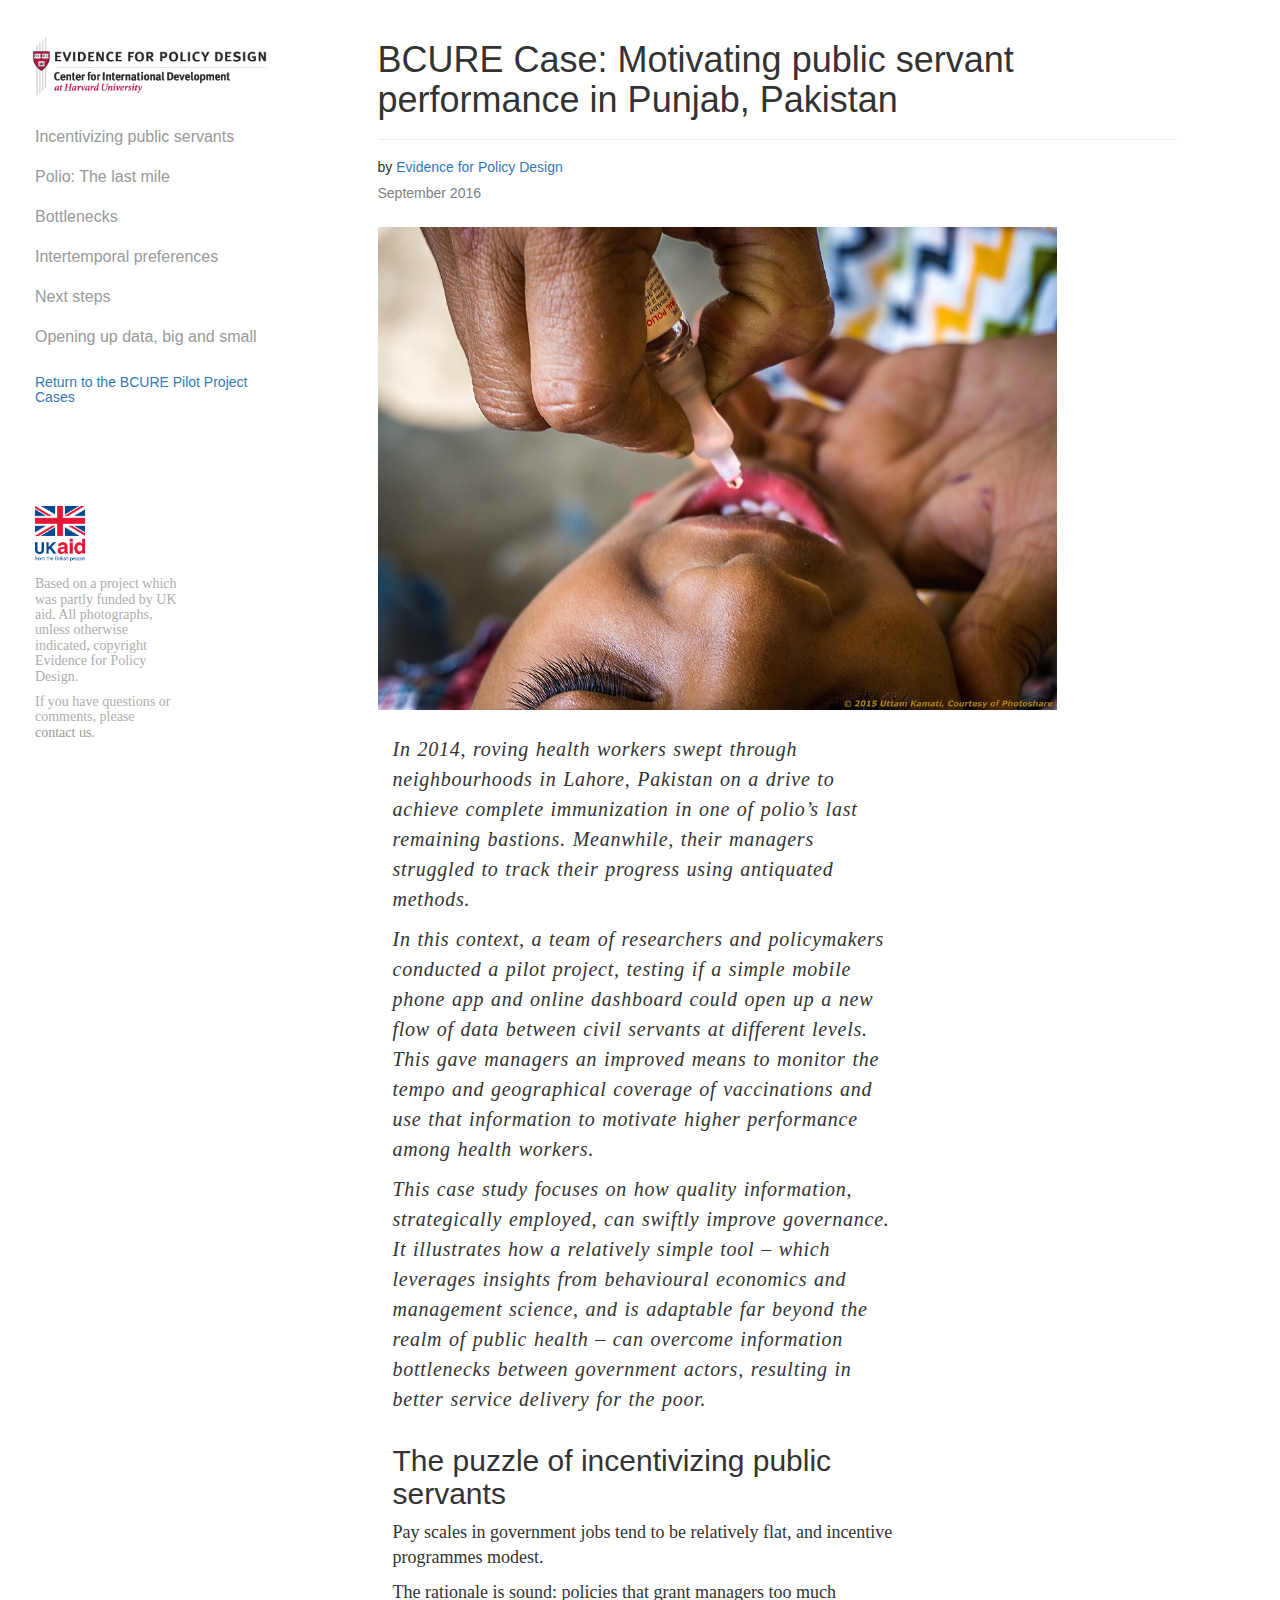
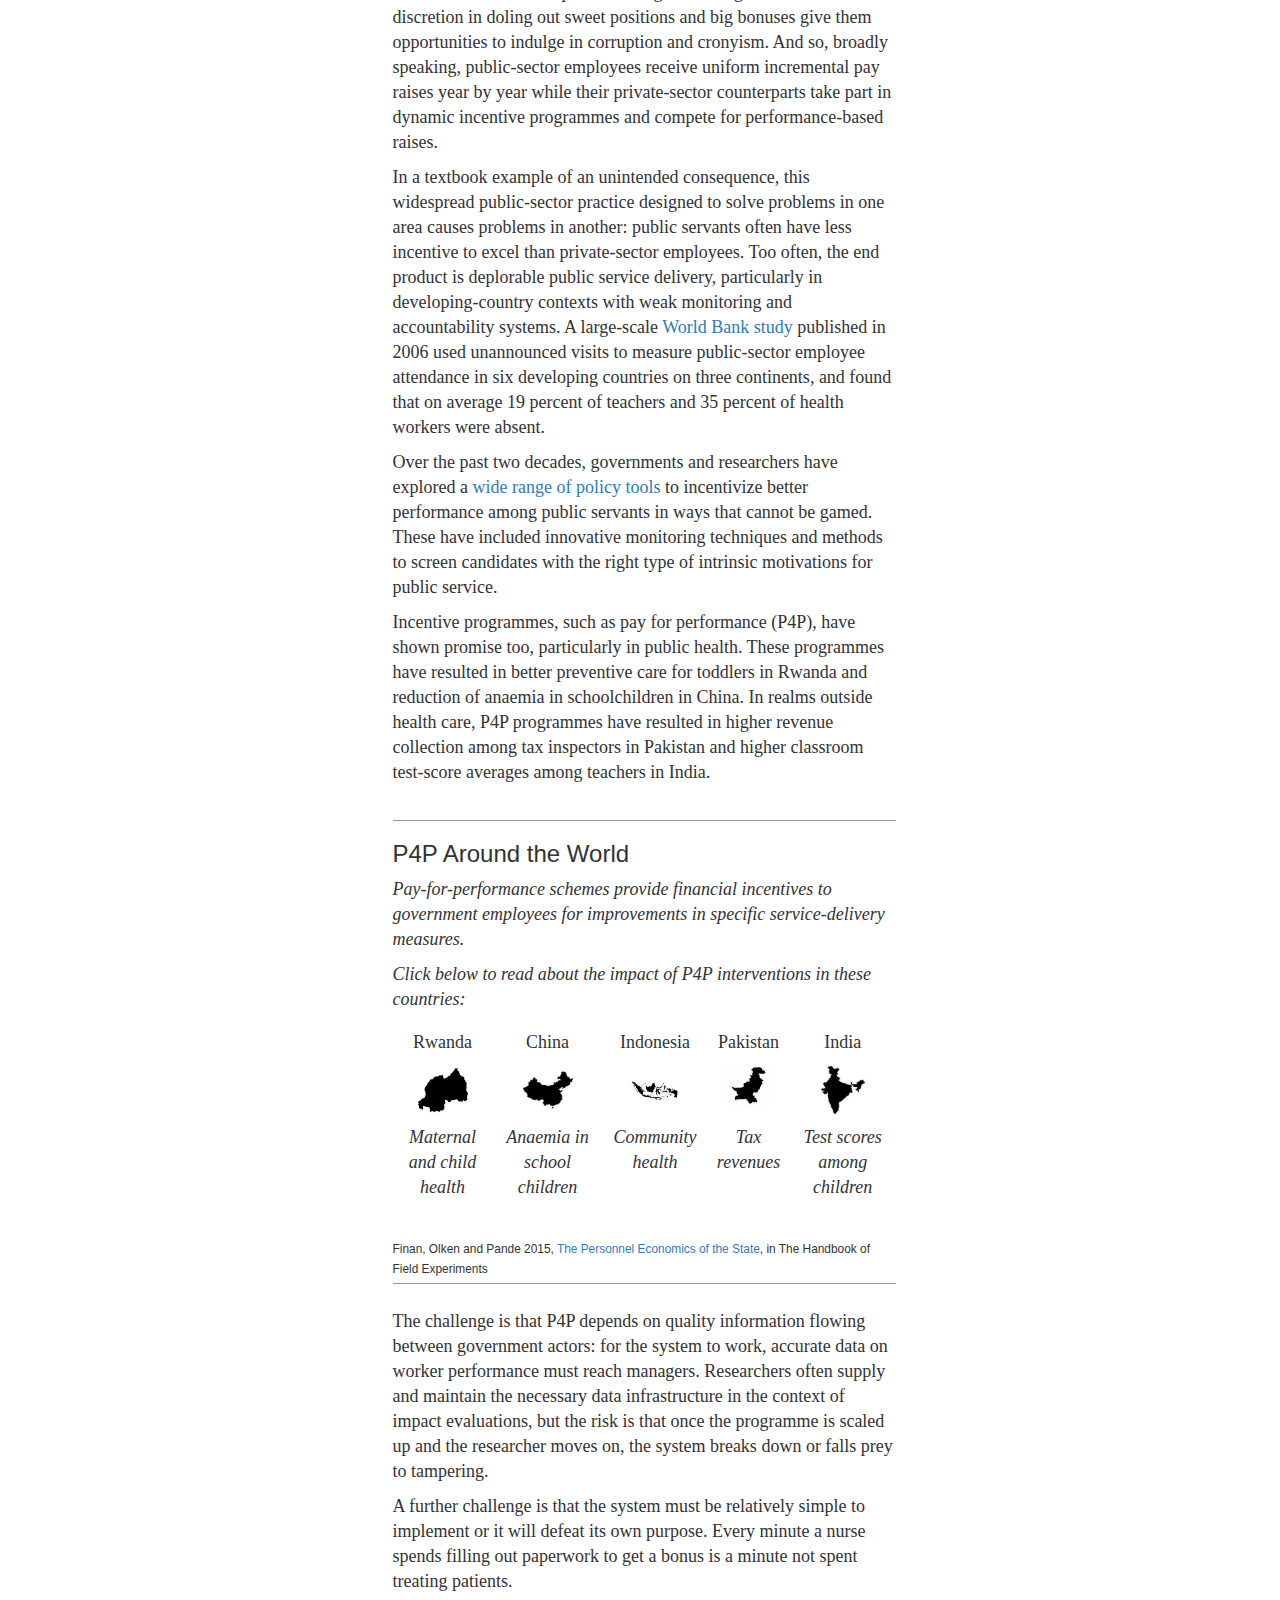
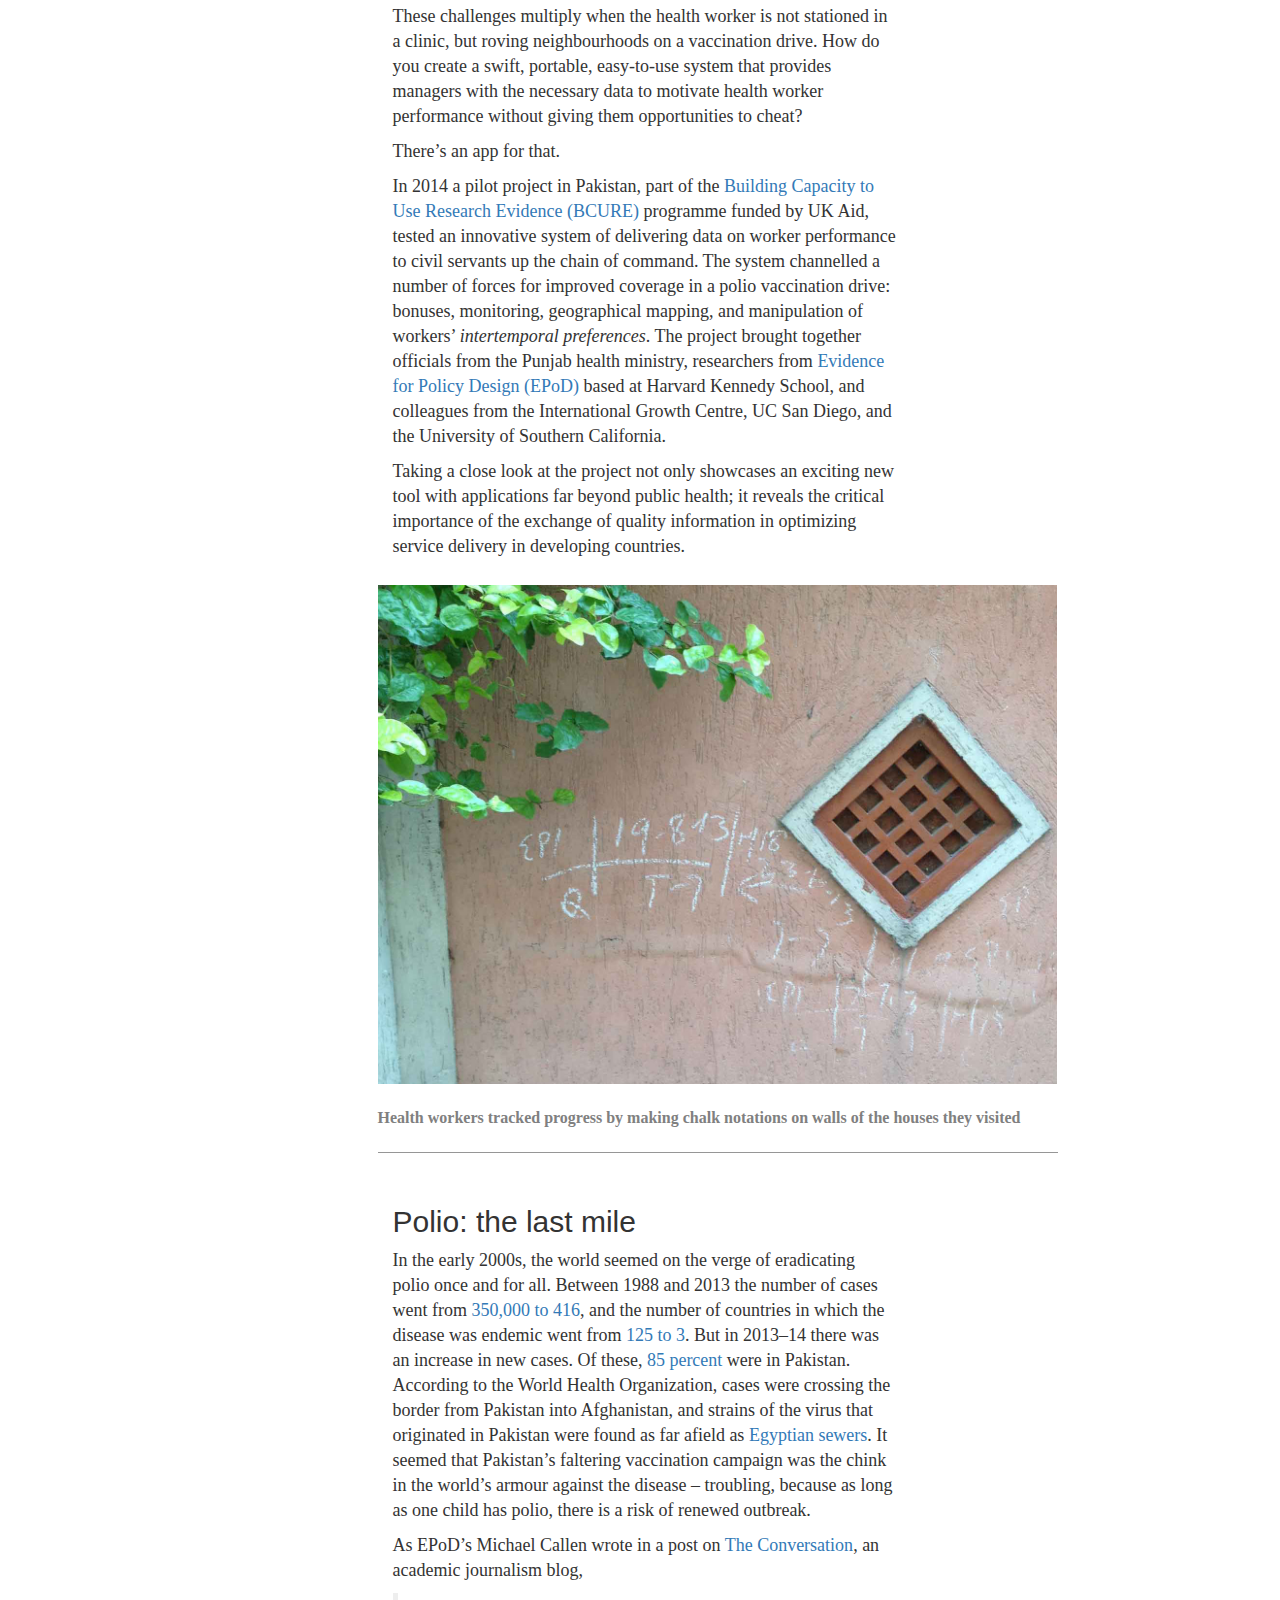
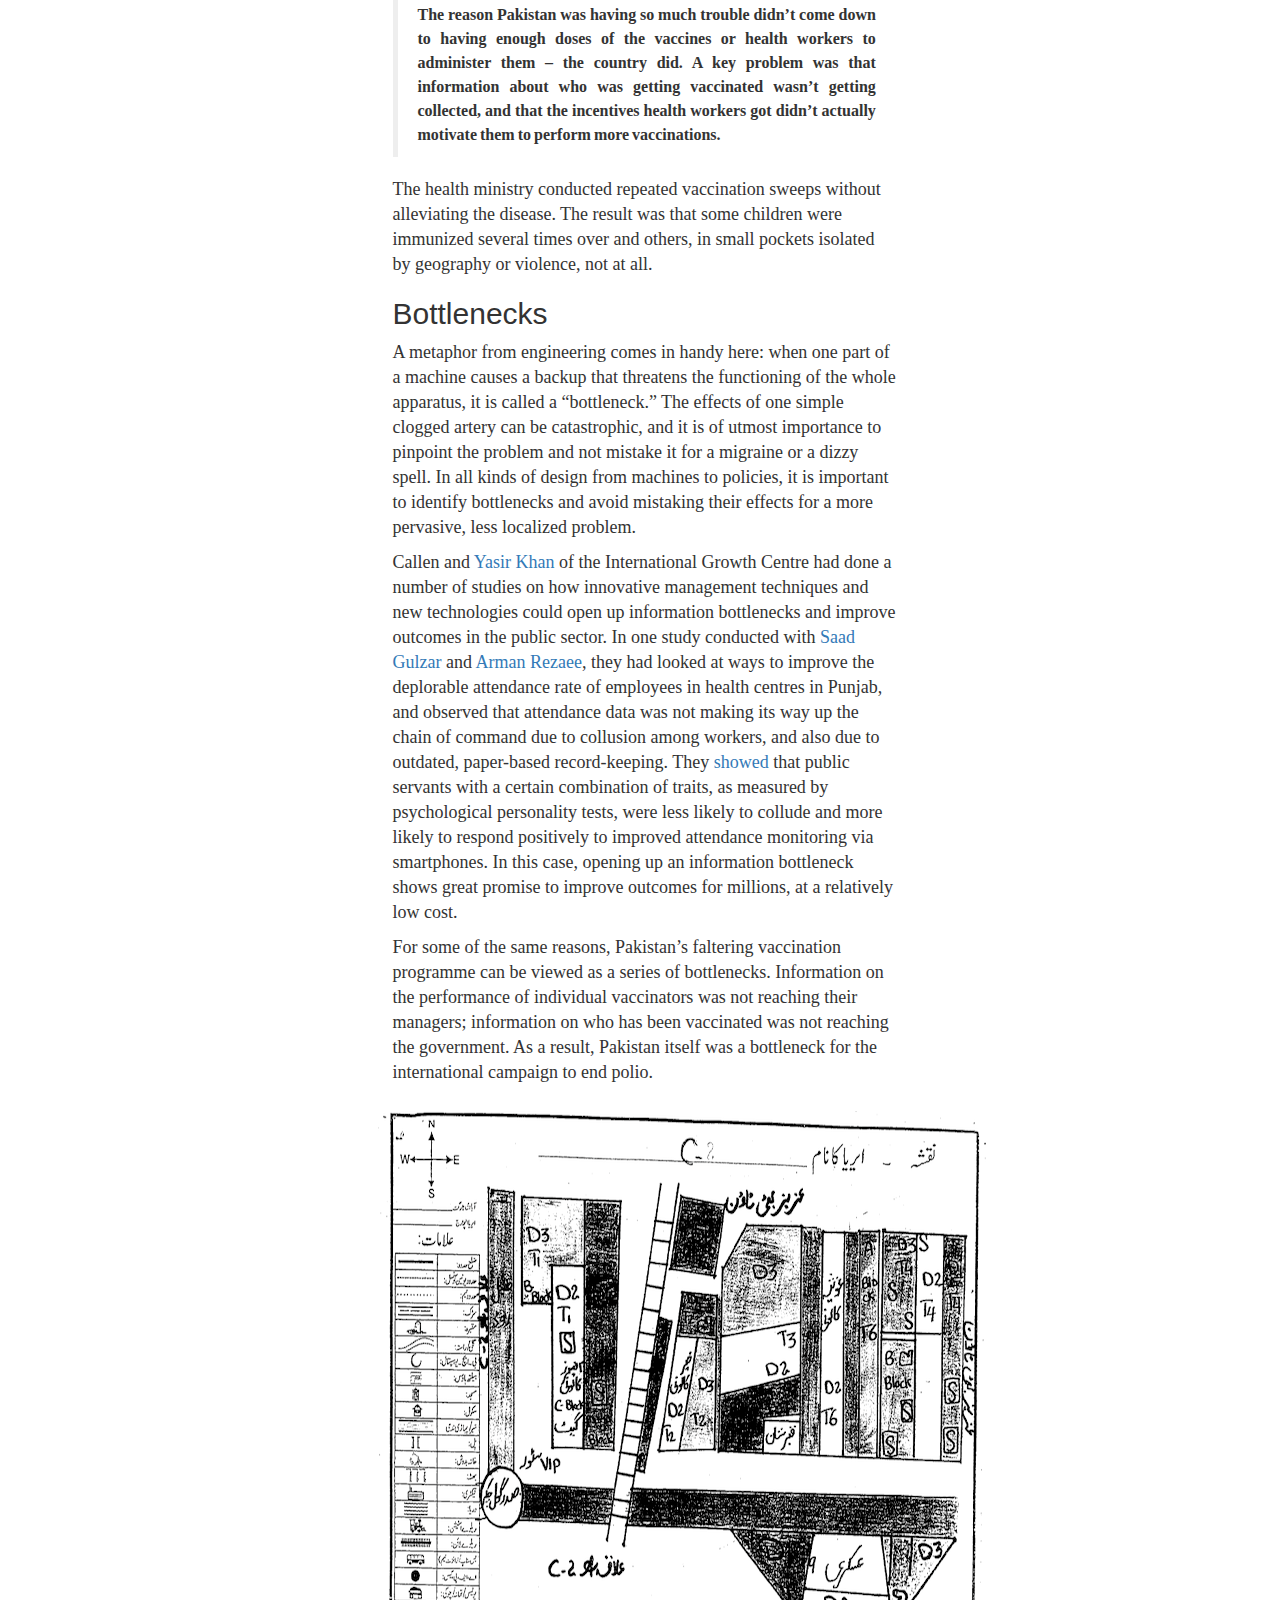
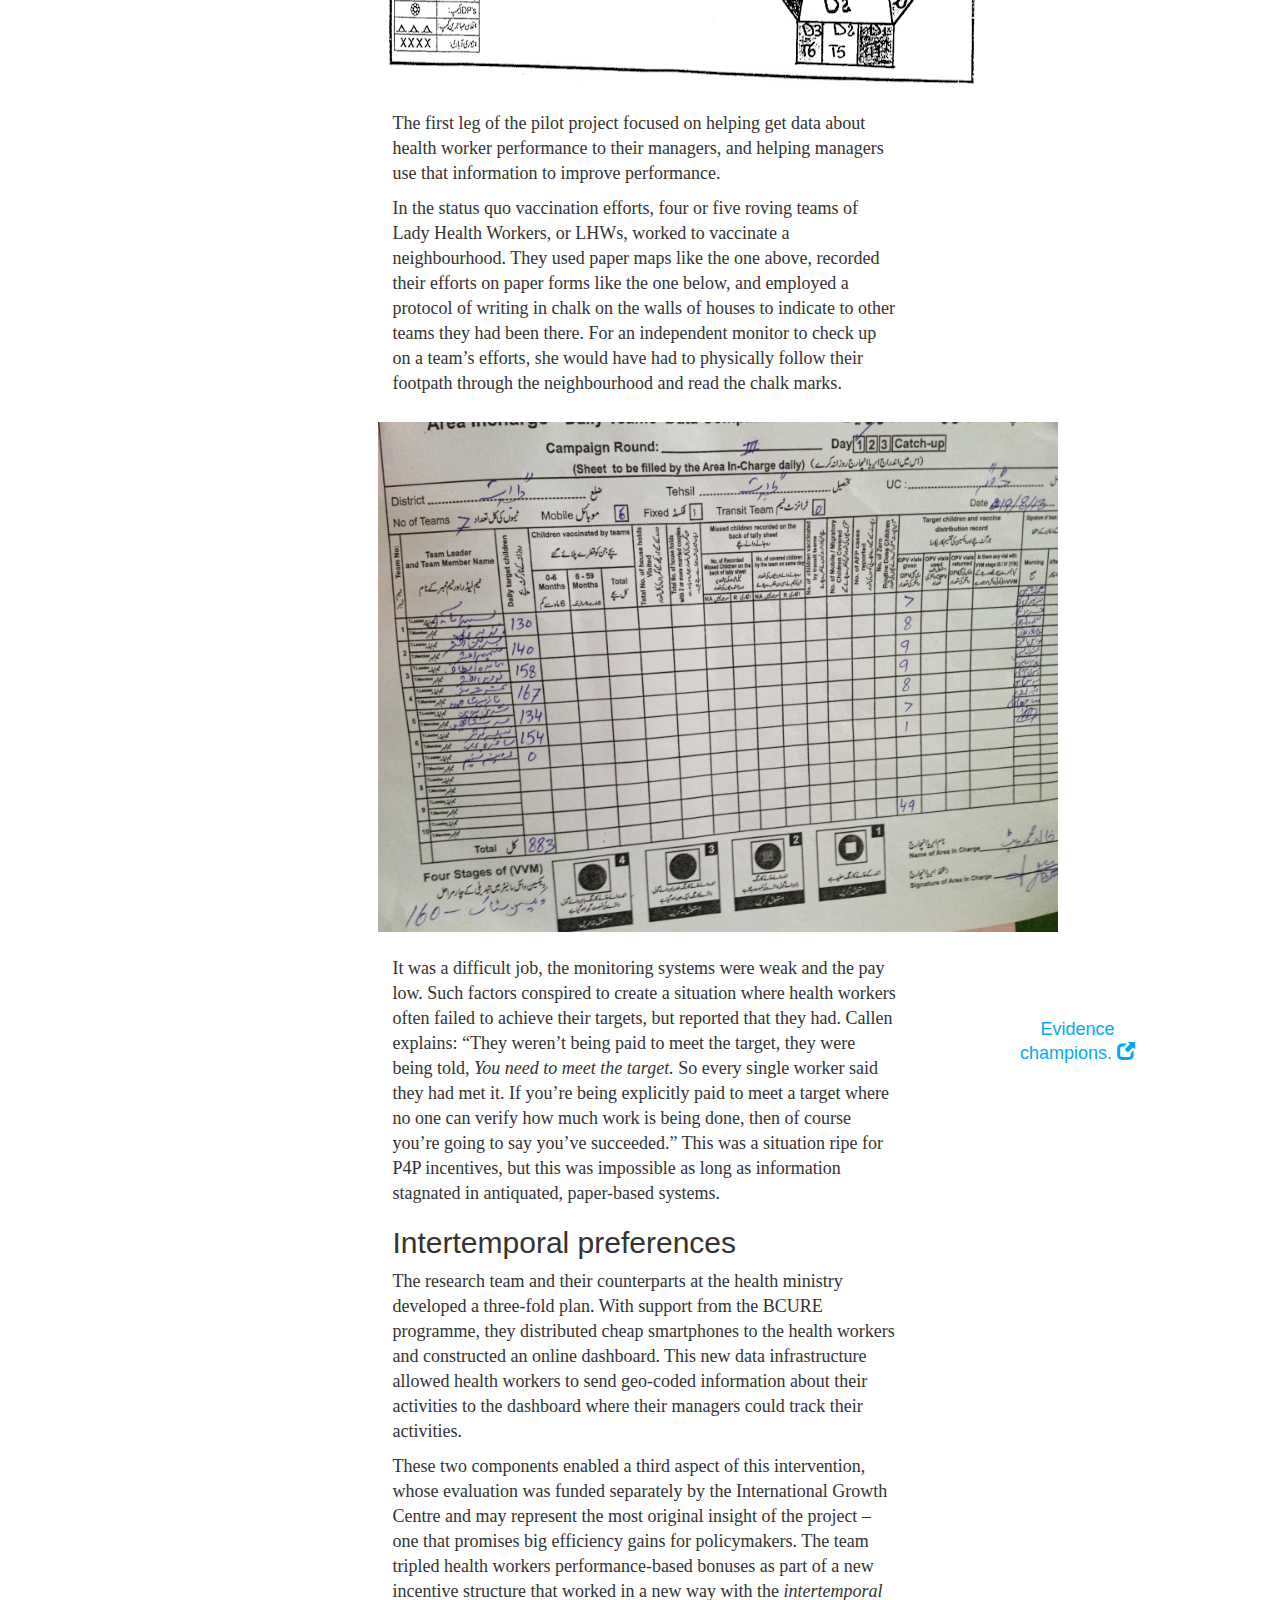
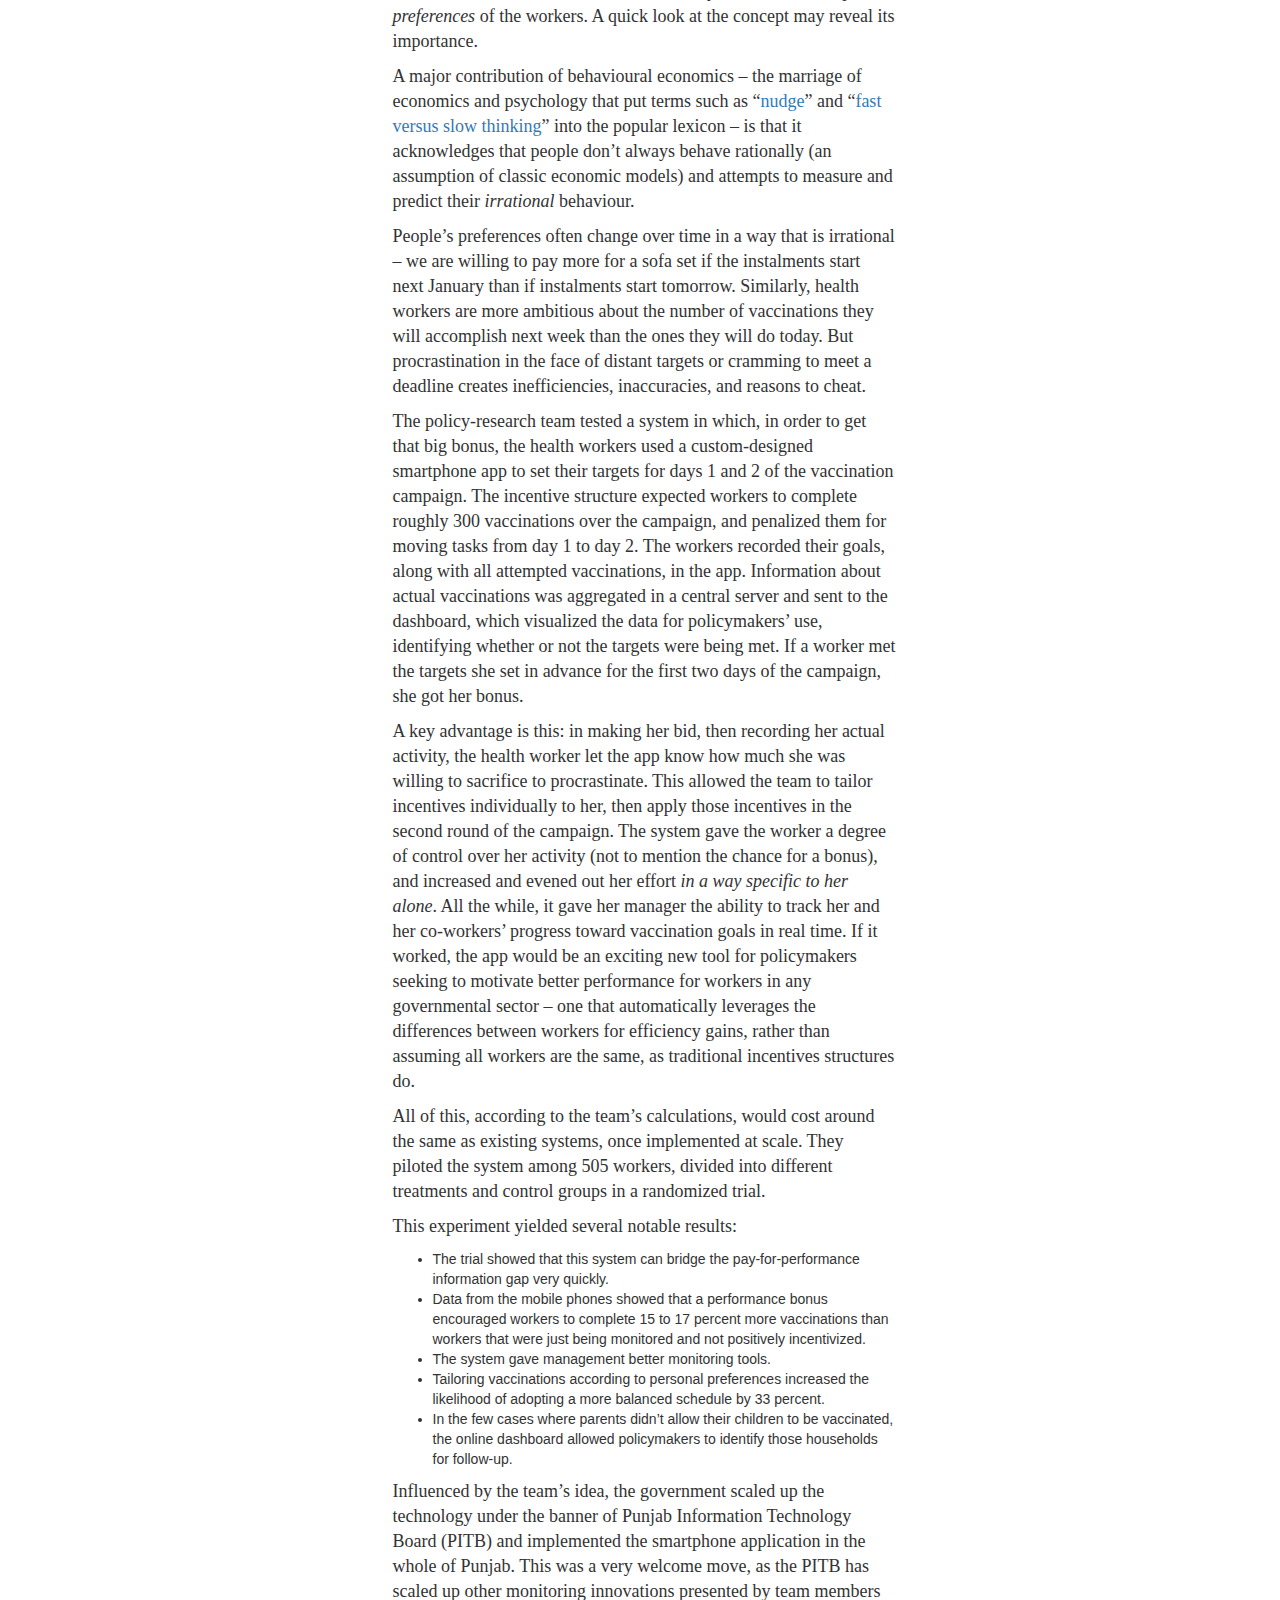
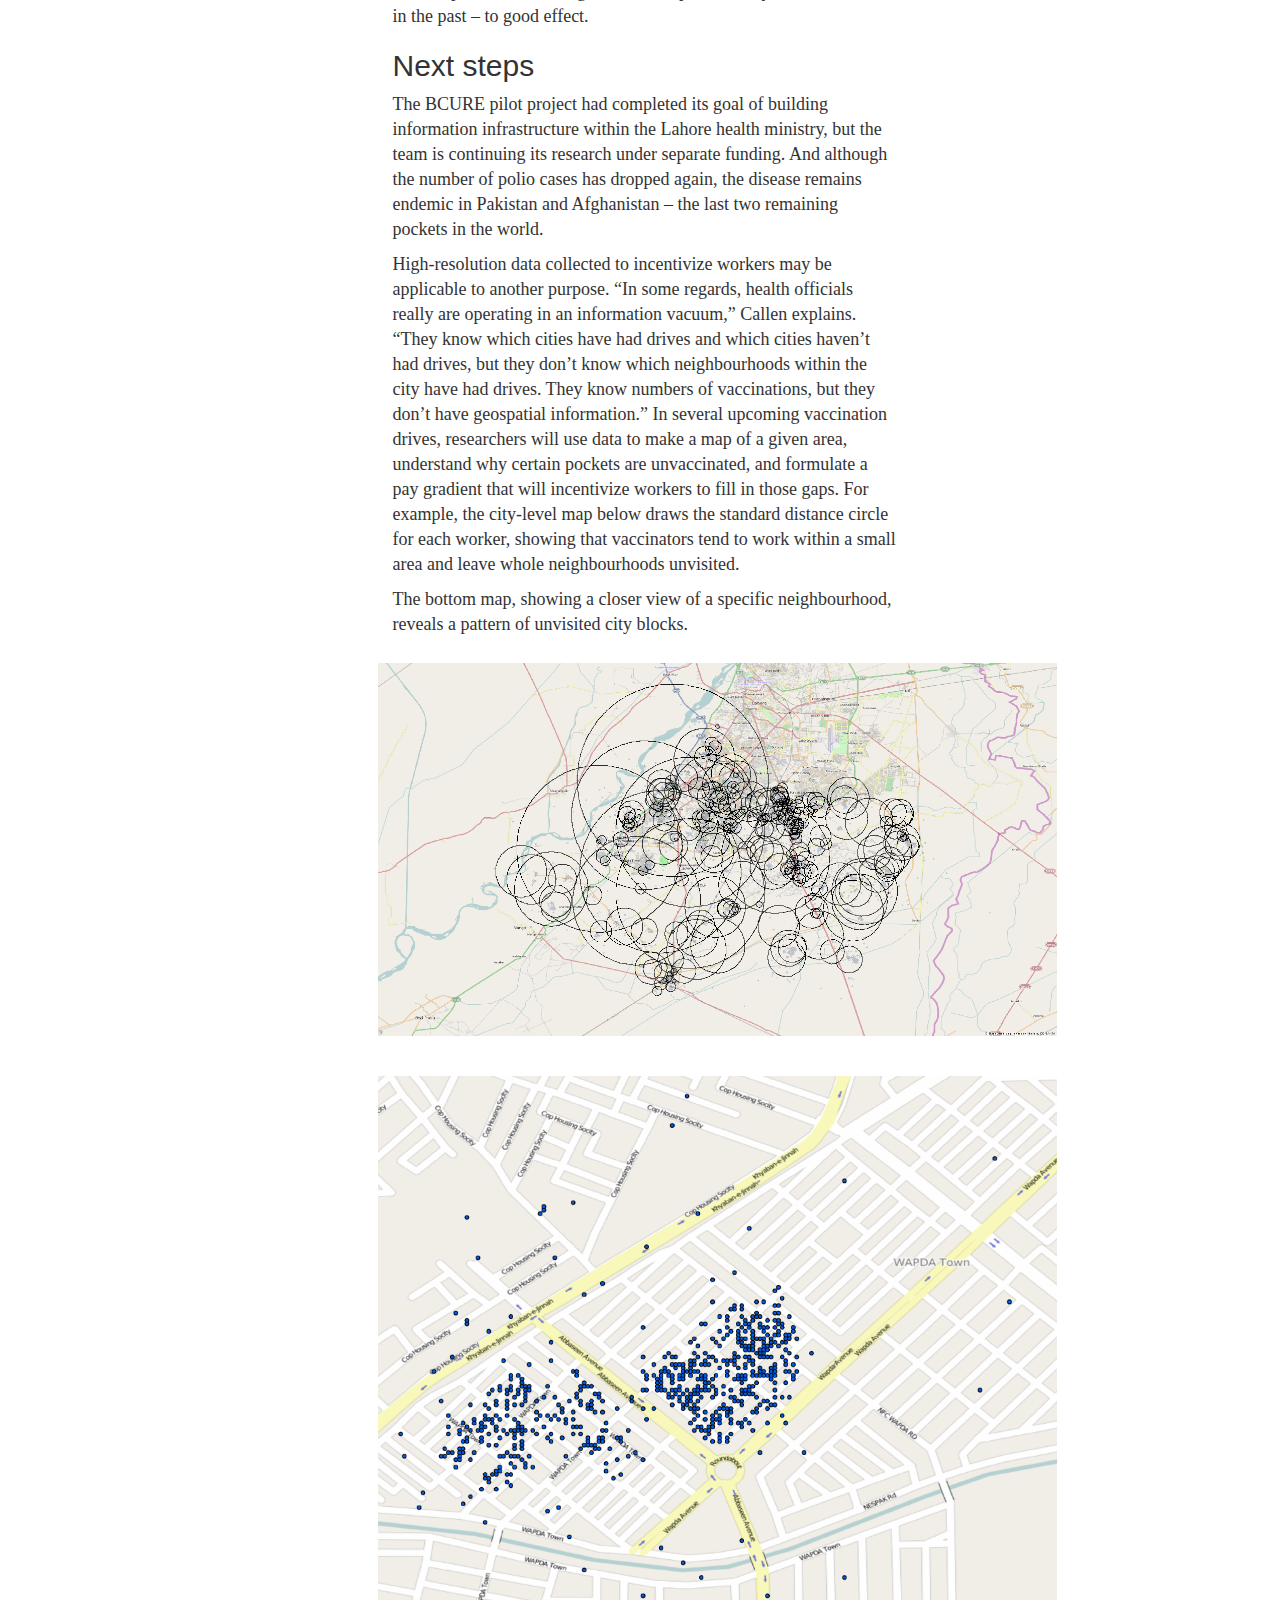
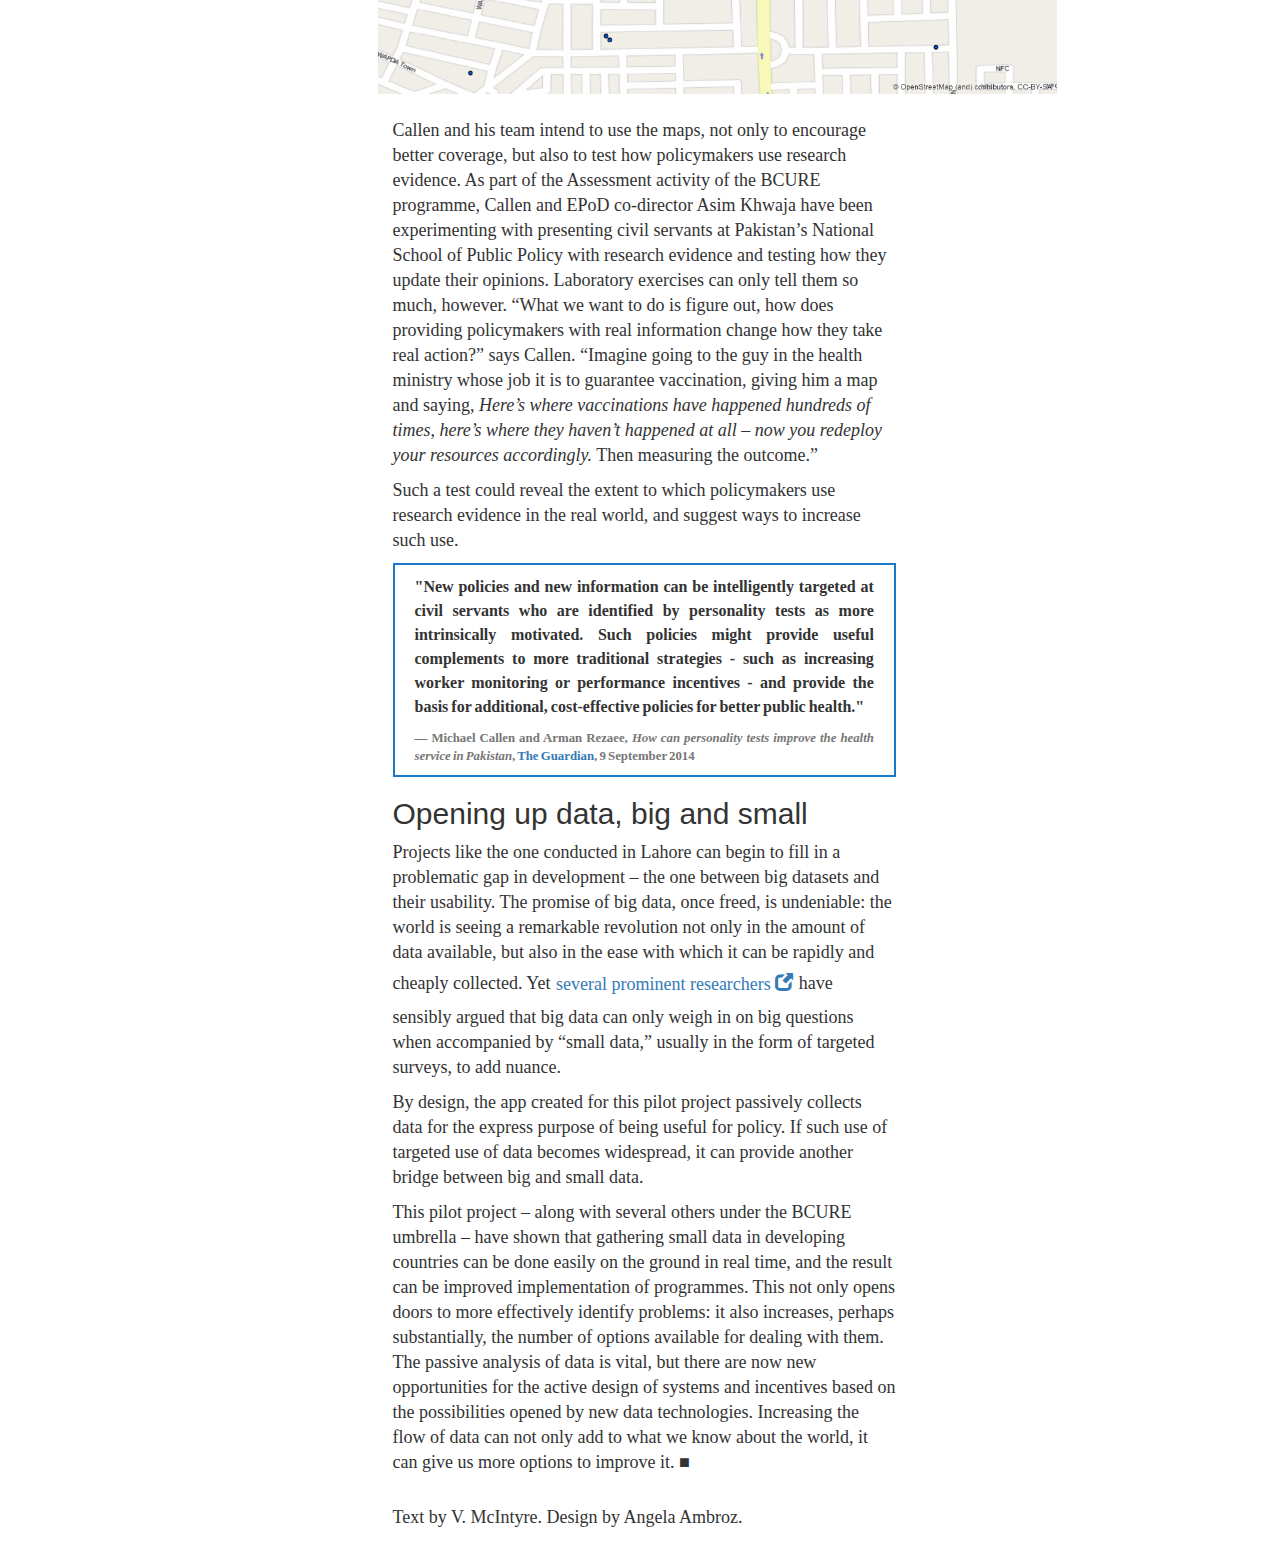
<file: index.html>
<!DOCTYPE html>
<html lang="en">
<head>
  <meta charset="UTF-8">
  <meta http-equiv="X-UA-Compatible" content="IE=edge">
  <meta name="viewport" content="width=device-width, initial-scale=1">
  <link rel="stylesheet" href="css/bootstrap.min.css">
  <link rel="stylesheet" href="css/simple-sidebar.css">
  <link rel="stylesheet" href="css/styles.css">
  <link href='https://fonts.googleapis.com/css?family=Nunito:300,400' rel='stylesheet' type='text/css'>
  <link href='https://fonts.googleapis.com/css?family=Droid+Serif:300,400,400italic' rel='stylesheet' type='text/css'>
  <link href='https://fonts.googleapis.com/css?family=PT+Sans:400,400italic' rel='stylesheet' type='text/css'>
  <title>BCURE case study: Polio project</title>
</head>
<body>

<!-- No header! -->
<div id="wrapper">

<!-- Sidebar -->
  <div id="sidebar-wrapper">
      <ul class="sidebar-nav">
          <li class="sidebar-brand">
            <a href="http://epod.cid.harvard.edu/" target="_blank"><img alt="EPoD logo" src="img/logo.png" class="img-sidebar"></a>
          </li>
          <div id="sidestyle">
            <li>
                <a href="#top">Incentivizing public servants</a>
            </li>
            <li>
                <a href="#polio">Polio: The last mile</a>
            </li>
            <li>
                <a href="#bottlenecks">Bottlenecks</a>
            </li>
            <li>
                <a href="#intertemporal">Intertemporal preferences</a>
            </li>
            <li>
              <a href="#next">Next steps</a>
            </li>
            <li>
              <a href="#opening">Opening up data, big and small</a>
            </li>
            <h5><a href="http://epod.cid.harvard.edu/bcure#widget-6">Return to the BCURE Pilot Project Cases</a></h5>
            <br>
            <br>
            <br>
            <br>
            <br>
            <li>
              <a href="https://www.gov.uk/government/organisations/department-for-international-development"><img src="img/UKaid.png" alt="UKaid" width="50px"></a>
            </li>
            <li>
              <div class="small-caption">
              <br>
                <p>Based on a project which was partly funded by UK aid. All photographs, unless otherwise indicated, copyright Evidence for Policy Design.</p> 
                <p>If you have questions or comments, please <a href="mailto:EPoD@hks.harvard.edu">contact us.</a></p>    
              </div>
            </li>
          </div>
      </ul>
  </div>
<!-- end sidebar -->

<!-- Main story -->
<div id="page-content-wrapper">


<div class="container-fluid test">
  <div class="row">
      <h1>BCURE Case: Motivating public servant performance in Punjab, Pakistan</h1>
      <hr>
      <h5>by <a href="http://epod.cid.harvard.edu/">Evidence for Policy Design</a></h5>
      <h5><span id="datetime">September 2016</span></h5>

  <img src="img/Main pic w copyright_small.jpg" class="img-body" alt="Polio vaccine.">
  
    <section class="col-sm-8 introduction">
      <p class="itl">In 2014, roving health workers swept through neighbourhoods in Lahore, Pakistan on a drive to achieve complete immunization in one of polio’s last remaining bastions. Meanwhile, their managers struggled to track their progress using antiquated methods. </p>

      <p class="itl">In this context, a team of researchers and policymakers conducted a pilot project, testing if a simple mobile phone app and online dashboard could open up a new flow of data between civil servants at different levels. This gave managers an improved means to monitor the tempo and geographical coverage of vaccinations and use that information to motivate higher performance among health workers. </p>

      <p class="itl">This case study focuses on how quality information, strategically employed, can swiftly improve governance. It illustrates how a relatively simple tool – which leverages insights from behavioural economics and management science, and is adaptable far beyond the realm of public health – can overcome information bottlenecks between government actors, resulting in better service delivery for the poor. </p>


    </section>

    <section class="col-sm-8">
      <h2 id="top">The puzzle of incentivizing public servants</h2>
      
      <p>Pay scales in government jobs tend to be relatively flat, and incentive programmes modest. </p>

      <p>The rationale is sound: policies that grant managers too much discretion in doling out sweet positions and big bonuses give them opportunities to indulge in corruption and cronyism. And so, broadly speaking, public-sector employees receive uniform incremental pay raises year by year while their private-sector counterparts take part in dynamic incentive programmes and compete for performance-based raises. </p>

      <p>In a textbook example of an unintended consequence, this widespread public-sector practice designed to solve problems in one area causes problems in another: public servants often have less incentive to excel than private-sector employees. Too often, the end product is deplorable public service delivery, particularly in developing-country contexts with weak monitoring and accountability systems. A large-scale <a href="http://siteresources.worldbank.org/INTPUBSERV/Resources/477250-1187034401048/ChaudhuryandothersMIA.pdf" target="_blank">World Bank study</a> published in 2006 used unannounced visits to measure public-sector employee attendance in six developing countries on three continents, and found that on average 19 percent of teachers and 35 percent of health workers were absent.</p>
      
      <p>Over the past two decades, governments and researchers have explored a <a href="http://scholar.harvard.edu/files/rpande/files/the_personnel_economics_of_the_state.pdf" target="_blank">wide range of policy tools</a> to incentivize better performance among public servants in ways that cannot be gamed. These have included innovative monitoring techniques and methods to screen candidates with the right type of intrinsic motivations for public service. </p>
      
      <p>Incentive programmes, such as pay for performance (P4P), have shown promise too, particularly in public health. These programmes have resulted in better preventive care for toddlers in Rwanda and reduction of anaemia in schoolchildren in China. In realms outside health care, P4P programmes have resulted in higher revenue collection among tax inspectors in Pakistan and higher classroom test-score averages among teachers in India. </p>

      <br>
      
      <div class="h-divider"></div>
      
      <h3>P4P Around the World</h3>
      <div class="widget-header">
      <p>Pay-for-performance schemes provide financial incentives to government employees for improvements in specific service-delivery measures.</p> 
      <p>Click below to read about the impact of P4P interventions in these countries:</p>
      </div>
      
      <div id="widget">
        <table class="table" id="widgetTable">
          <th id="rwanda">
            <p>Rwanda</p> 
            <p><img src="img/image00.jpg" alt="Rwanda" width=50></p>
            <p><em>Maternal and child health</em></p>
            </th>
          <th id="china">
            <p>China</p>
            <p class="height--50"><img src="img/image02.jpg" alt="China" width=50></p>
            <p><em>Anaemia in school children</em></p>
            </th>
          <th id="indonesia">
            <p>Indonesia</p>
            <p class="height--50"><img src="img/image01.jpg" alt="Indonesia" width=50></p>
            <p><em>Community health</em></p>
          </th>
          <th id="pakistan">
            <p>Pakistan</p>
            <p class="height--50"><img src="img/image04.jpg" alt="Pakistan" width=50></p>
            <p><em>Tax revenues</em></p>
          </th>
          <th id="india">
            <p>India</p>
            <p class="height--50"><img src="img/image03.jpg" alt="India" width=50></p>
            <p><em>Test scores among children</em></p>
          </th>
           
        </table>
<small>Finan, Olken and Pande 2015, <a href="http://scholar.harvard.edu/rpande/publications/personnel-economics-state">The Personnel Economics of the State</a>, in The Handbook of Field Experiments   </small>
      <div class="rwanda widgetText">
        <p><b>Rwanda</b></p>
        <p><b>Method</b>: RCT</p>
        <p><b>Sample size</b>: 116 health facilities in 19 districts</p>
        <p><b>Date</b>: 2006, published 2011</p>
        <p><b>Results</b>: Treatment group facilities showed a 23% increase in the number of deliveries conducted by professionals in a clinical setting. Preventive care visits increased by 56% for children 23 months or younger, and by 132% for children aged 24–59 months.</p>
        <p><b>Caveat</b>: No change in the probability women received any prenatal care or had more than 4 prenatal care visits.</p>
        <p><b>Read more</b>: 
          <ul>
            <li><a href="http://www.thelancet.com/journals/lancet/article/PIIS0140-6736(11)60177-3/fulltext" target="_blank">Basinga et al. 2011</a></li>
            <li><a href="http://millionssaved.cgdev.org/case-studies/rwandas-pay-for-performance-scheme-for-health-services" target="_blank">Center for Global Development</a></li>
            <li><a href="http://web.worldbank.org/WBSITE/EXTERNAL/TOPICS/EXTHEALTHNUTRITIONANDPOPULATION/EXTHSD/0,,contentMDK:22464285~menuPK:2643760~pagePK:64020865~piPK:149114~theSitePK:376793,00.html" target="_blank">World Bank</a></li>
          </ul>
        </p>
      </div>

      <div class="china widgetText">
        <p><b>China</b></p>
        <p><b>Method</b>: RCT</p>
        <p><b>Sample size</b>: 3,553 students aged 9–11 in 72 primary schools in Northwest China</p>
        <p><b>Date</b>: 2009–11, published 2012</p>
        <p><b>Results</b>: School principals received bonuses for every student who changed from anaemic to non-anaemic. The treatment reduced anaemia compared with the pure control group by about 23%.</p>
        <p><b>Caveat</b>: Incentivized school principals were more likely to use subsidies for iron-focused supplements, whereas non-incentivized school principals used subsidies for supplements that could affect both iron and overall calorie intake.</p>
        <p><b>Read more</b>: 
          <ul>
            <li><a href="http://www.bmj.com/content/345/bmj.e4809" target="_blank">Miller et al. 2012</a></li>
            <li><a href="http://www.3ieimpact.org/media/filer_public/2012/06/05/ts-9-file-3.pdf" target="_blank">International Initiative for Impact Evaluation (3ie)</a></li>
            <li><a href="http://reap.fsi.stanford.edu/research/paying_for_performance_ii_the_cost_effectiveness_of_strategies_to_combat_anemia_in_china" target="_blank">REAP, Stanford University</a></li>
          </ul>
        </p>
      </div>

      <div class="indonesia widgetText">
        <p><b>Indonesia</b></p>
        <p><b>Method</b>: RCT</p>
        <p><b>Sample size</b>: of 3,100 villages receiving community-based block grants, a subset received incentives based on performance on health, nutrition and education indicators</p>
        <p><b>Date</b>: 2007–09, published 2014</p>
        <p><b>Results</b>: 8 targeted health indicators were about 0.04 standard deviations higher in treatment areas compared to control. These effects were about twice as large in areas with low initial levels of performance. The main health reduction was a 15% decline in malnutrition rates.</p>
        <p><b>Caveat</b>: Malnutrition effects became more muted over time, and the relative gain of incentivized to non-incentivized areas declined over time as non- incentivized areas improved.</p>
        <p><b>Read more</b>: 
          <ul>
            <li><a href="https://www.aeaweb.org/articles?id=10.1257/app.6.4.1" target="_blank">Olken et al. 2014</a></li>
            <li><a href="https://www.povertyactionlab.org/evaluation/project-generasi-conditional-community-block-grants-indonesia" target="_blank">Abdul Latif Jameel Poverty Action Lab</a></li>
            <li><a href="http://documents.worldbank.org/curated/en/977061468040587207/Should-aid-reward-performance-evidence-from-a-field-experiment-on-health-and-education-in-Indonesia;jsessionid=aXy4s8x1guZ5MkPm84NSboBx" target="_blank">World Bank</a></li>
          </ul>
        </p>
      </div>

      <div class="pakistan widgetText">
        <p><b>Pakistan</b></p>
        <p><b>Method</b>: RCT</p>
        <p><b>Sample size</b>: all 482 property tax units in Punjab province</p>
        <p><b>Date</b>: 2011–13, working paper 2014</p>
        <p><b>Results</b>: Treated areas had a 46% higher growth rate in tax revenue, and a subgroup that rewarded on revenue saw a 62% higher growth rate. The revenue gains substantially exceeded the costs of the incentives.</p>
        <p><b>Caveat</b>: Bribe rates increased in incentive areas, possibly to compensate incentivized tax inspectors for foregone incentive payments.</p>
        <p><b>Read more</b>: 
          <ul>
            <li><a href="http://qje.oxfordjournals.org/content/early/2015/10/30/qje.qjv042.abstract" target="_blank">Khan et al. 2014</a></li>
            <li><a href="https://www.hks.harvard.edu/centers/cid/programs/evidence-for-policy-design/research-policy/policy-research-engagements/property-tax-experiment" target="_blank">Evidence for Policy Design</a></li>
            <li><a href="https://www.povertyactionlab.org/fr/evaluation/property-tax-experiment-punjab-pakistan-testing-role-wages-incentives-and-audit-tax-inspe" target="_blank">Abdul Latif Jameel Poverty Action Lab</a></li>
          </ul>
        </p>
      </div>

      <div class="india widgetText">
        <p><b>India</b></p>
        <p><b>Method</b>: RCT</p>
        <p><b>Sample size</b>: 500 schools in 5 districts in Andhra Pradesh</p>
        <p><b>Date</b>: 2004–2007, published 2011</p>
        <p><b>Results</b>: After 2 years, students in incentivized schools had test scores 0.27 standard deviations higher in math and 0.17 in language. Effects were even stronger after 5 years: 0.54 SDs higher in math and 0.35 in language. Students also did better in non-incentivized subjects.</p>
        <p><b>Caveat</b>: No evidence of any adverse consequences of the programme.</p>
        <p><b>Read more</b>: 
          <ul>
            <li><a href="http://www.journals.uchicago.edu/doi/abs/10.1086/659655" target="_blank">Muralidharan and Sundararaman 2011</a></li>
            <li><a href="https://www.povertyactionlab.org/evaluation/teacher-performance-pay-andhra-pradesh-india" target="_blank">Abdul Latif Jameel Poverty Action Lab</a></li>
            <li><a href="http://datatopics.worldbank.org/hnp/files/edstats/INDcas10.pdf" target="_blank">World Bank</a></li>
            <li><a href="http://www.ideasforindia.in/article.aspx?article_id=119" target="_blank">Ideas For India</a></li>
          </ul>
        </p>
      </div>

      </div>

      <div class="h-divider"></div>
      <br>
      </section>

      <section class="col-sm-8">

      <p>The challenge is that P4P depends on quality information flowing between government actors: for the system to work, accurate data on worker performance must reach managers. Researchers often supply and maintain the necessary data infrastructure in the context of impact evaluations, but the risk is that once the programme is scaled up and the researcher moves on, the system breaks down or falls prey to tampering.</p> 
      
      <p>A further challenge is that the system must be relatively simple to implement or it will defeat its own purpose. Every minute a nurse spends filling out paperwork to get a bonus is a minute not spent treating patients.</p>
      
      <p>These challenges multiply when the health worker is not stationed in a clinic, but roving neighbourhoods on a vaccination drive. How do you create a swift, portable, easy-to-use system that provides managers with the necessary data to motivate health worker performance without giving them opportunities to cheat?</p>
      
      <p>There’s an app for that.</p>
      
      <p>In 2014 a pilot project in Pakistan, part of the <a href="http://epod.cid.harvard.edu/bcure" target="_blank">Building Capacity to Use Research Evidence (BCURE)</a> programme funded by UK Aid, tested an innovative system of delivering data on worker performance to civil servants up the chain of command. The system channelled a number of forces for improved coverage in a polio vaccination drive: bonuses, monitoring, geographical mapping, and manipulation of workers’ <em>intertemporal preferences</em>. The project brought together officials from the Punjab health ministry, researchers from <a href="http://epod.cid.harvard.edu/">Evidence for Policy Design (EPoD)</a> based at Harvard Kennedy School, and colleagues from the International Growth Centre, UC San Diego, and the University of Southern California.</p>

      <p>Taking a close look at the project not only showcases an exciting new tool with applications far beyond public health; it reveals the critical importance of the exchange of quality information in optimizing service delivery in developing countries.</p>

  </section>
<figure>
    <img src="img/Wall-pic.jpg" class="img-body" alt="House that has been vaccinated.">
    <figcaption>Health workers tracked progress by making chalk notations on walls of the houses they visited</figcaption>
</figure>
    <section class="col-sm-8">
    <h2 id="polio">Polio: the last mile</h2>

    <p>In the early 2000s, the world seemed on the verge of eradicating polio once and for all. Between 1988 and 2013 the number of cases went from <a href="http://www.who.int/features/qa/07/en/" target="_blank">350,000 to 416</a>, and the number of countries in which the disease was endemic went from <a href="http://www.who.int/mediacentre/factsheets/fs114/en/" target="_blank">125 to 3</a>. But in 2013–14 there was an increase in new cases. Of these, <a href="http://www.vox.com/2014/5/7/5688112/why-polio-is-on-the-rise-again" target="_blank">85 percent</a> were in Pakistan. According to the World Health Organization, cases were crossing the border from Pakistan into Afghanistan, and strains of the virus that originated in Pakistan were found as far afield as <a href="http://www.nytimes.com/2013/01/24/health/egypt-polio-virus-is-found-in-cairos-sewers.html?_r=0" target="_blank">Egyptian sewers</a>. It seemed that Pakistan’s faltering vaccination campaign was the chink in the world’s armour against the disease – troubling, because as long as one child has polio, there is a risk of renewed outbreak.</p>

    <!-- Graph of polio cases from Dawn -->
    
    <p>As EPoD’s Michael Callen wrote in a post on <a href="http://theconversation.com/could-a-smartphone-app-help-stop-the-next-polio-outbreak-in-pakistan-49487" target="_blank">The Conversation</a>, an academic journalism blog,</p>
      <blockquote>The reason Pakistan was having so much trouble didn’t come down to having enough doses of the vaccines or health workers to administer them – the country did. A key problem was that information about who was getting vaccinated wasn’t getting collected, and that the incentives health workers got didn’t actually motivate them to perform more vaccinations.</blockquote>
    
    <p>The health ministry conducted repeated vaccination sweeps without alleviating the disease. The result was that some children were immunized several times over and others, in small pockets isolated by geography or violence, not at all.</p>

    <h2 id="bottlenecks">Bottlenecks</h2>

    <p>A metaphor from engineering comes in handy here: when one part of a machine causes a backup that threatens the functioning of the whole apparatus, it is called a “bottleneck.” The effects of one simple clogged artery can be catastrophic, and it is of utmost importance to pinpoint the problem and not mistake it for a migraine or a dizzy spell. In all kinds of design from machines to policies, it is important to identify bottlenecks and avoid mistaking their effects for a more pervasive, less localized problem. </p>

    <p>Callen and <a href="http://www.nber.org/people/yasir_khan" target="_blank">Yasir Khan</a> of the International Growth Centre had done a number of studies on how innovative management techniques and new technologies could open up information bottlenecks and improve outcomes in the public sector. In one study conducted with <a href="http://www.nber.org/people/saad_gulzar" target="_blank">Saad Gulzar</a> and <a href="http://www.nber.org/people/arman_Rezaee" target="_blank">Arman Rezaee</a>, they had looked at ways to improve the deplorable attendance rate of employees in health centres in Punjab, and observed that attendance data was not making its way up the chain of command due to collusion among workers, and also due to outdated, paper-based record-keeping. They <a href="http://www.nber.org/papers/w21180" target="_blank">showed</a> that public servants with a certain combination of traits, as measured by psychological personality tests, were less likely to collude and more likely to respond positively to improved attendance monitoring via smartphones. In this case, opening up an information bottleneck shows great promise to improve outcomes for millions, at a relatively low cost.</p>
    
    <p>For some of the same reasons, Pakistan’s faltering vaccination programme can be viewed as a series of bottlenecks. Information on the performance of individual vaccinators was not reaching their managers; information on who has been vaccinated was not reaching the government. As a result, Pakistan itself was a bottleneck for the international campaign to end polio.</p>

    </section>

    <img src="img/image04.png" class="img-body" alt="Old map.">

    <section class="col-sm-8">

    <p>The first leg of the pilot project focused on helping get data about health worker performance to their managers, and helping managers use that information to improve performance.</p>
    
    <p>In the status quo vaccination efforts, four or five roving teams of Lady Health Workers, or LHWs, worked to vaccinate a neighbourhood. They used paper maps like the one above, recorded their efforts on paper forms like the one below, and employed a protocol of writing in chalk on the walls of houses to indicate to other teams they had been there. For an independent monitor to check up on a team’s efforts, she would have had to physically follow their footpath through the neighbourhood and read the chalk marks.</p>

    </section>

    <img src="img/IMG_0726.JPG" class="img-body" alt="Old record sheet.">

    <section class="col-sm-8">

    <p>It was a difficult job, the monitoring systems were weak and the pay low. Such factors conspired to create a situation where health workers often failed to achieve their targets, but reported that they had. Callen explains: “They weren’t being paid to meet the target, they were being told, <em>You need to meet the target.</em> So every single worker said they had met it. If you’re being explicitly paid to meet a target where no one can verify how much work is being done, then of course you’re going to say you’ve succeeded.” This was a situation ripe for P4P incentives, but this was impossible as long as information stagnated in antiquated, paper-based systems.</p>

    <h2 id="intertemporal">Intertemporal preferences</h2>
      
    <p>The research team and their counterparts at the health ministry developed a three-fold plan. With support from the BCURE programme, they distributed cheap smartphones to the health workers and constructed an online dashboard. This new data infrastructure allowed health workers to send geo-coded information about their activities to the dashboard where their managers could track their activities.</p> 

    <p>These two components enabled a third aspect of this intervention, whose evaluation was funded separately by the International Growth Centre and may represent the most original insight of the project – one that promises big efficiency gains for policymakers. The team tripled health workers performance-based bonuses as part of a new incentive structure that worked in a new way with the <em>intertemporal preferences</em> of the workers. A quick look at the concept may reveal its importance.</p>

    </section>

    <section class="col-sm-3 pull-right aside">
      <div>
        <button type='button' 
                class='btn btn-lg' 
                data-placement='left' 
                data-toggle='popover'
                data-html='true' 
                title='Sidebar: Evidence Champions'
                data-content='
                  <p>In many developing-country contexts, it is a challenge to get policymakers to understand and require rigorous evaluation. However, the polio project benefited from collaboration with three highly engaged public servants, committed to rigorous evaluation: Rashid Langrial, the former Commissioner of Lahore; Muhammad Usman, the District Coordinating Officer Lahore; and Zulfiqar Ali, the Executive District Officer Health Lahore.</p>

                '>Evidence champions. <span class="glyphicon glyphicon-new-window"></span>

        </button>
      </div>
    </section>

    <section class="col-sm-8">

    <p>A major contribution of behavioural economics – the marriage of economics and psychology that put terms such as “<a href="http://www.indiebound.org/book/9780143115267" target="_blank">nudge</a>” and “<a href="http://www.indiebound.org/book/9780374533557" target="_blank">fast versus slow thinking</a>” into the popular lexicon – is that it acknowledges that people don’t always behave rationally (an assumption of classic economic models) and attempts to measure and predict their <em>irrational</em> behaviour.</p>

    <p>People’s preferences often change over time in a way that is irrational – we are willing to pay more for a sofa set if the instalments start next January than if instalments start tomorrow. Similarly, health workers are more ambitious about the number of vaccinations they will accomplish next week than the ones they will do today. But procrastination in the face of distant targets or cramming to meet a deadline creates inefficiencies, inaccuracies, and reasons to cheat. </p>

    <p>The policy-research team tested a system in which, in order to get that big bonus, the health workers used a custom-designed smartphone app to set their targets for days 1 and 2 of the vaccination campaign. The incentive structure expected workers to complete roughly 300 vaccinations over the campaign, and penalized them for moving tasks from day 1 to day 2. The workers recorded their goals, along with all attempted vaccinations, in the app. Information about actual vaccinations was aggregated in a central server and sent to the dashboard, which visualized the data for policymakers’ use, identifying whether or not the targets were being met. If a worker met the targets she set in advance for the first two days of the campaign, she got her bonus. </p>

    <p>A key advantage is this: in making her bid, then recording her actual activity, the health worker let the app know how much she was willing to sacrifice to procrastinate. This allowed the team to tailor incentives individually to her, then apply those incentives in the second round of the campaign. The system gave the worker a degree of control over her activity (not to mention the chance for a bonus), and increased and evened out her effort <em>in a way specific to her alone</em>. All the while, it gave her manager the ability to track her and her co-workers’ progress toward vaccination goals in real time. If it worked, the app would be an exciting new tool for policymakers seeking to motivate better performance for workers in any governmental sector – one that automatically leverages the differences between workers for efficiency gains, rather than assuming all workers are the same, as traditional incentives structures do.</p>

    <p>All of this, according to the team’s calculations, would cost around the same as existing systems, once implemented at scale. They piloted the system among 505 workers, divided into different treatments and control groups in a randomized trial.</p>

    <!-- Stopped at 'Results' -->
    <p>This experiment yielded several notable results:</p>
    <ul>
      <li>The trial showed that this system can bridge the pay-for-performance information gap very quickly.</li>
      <li>Data from the mobile phones showed that a performance bonus encouraged workers to complete 15 to 17 percent more vaccinations than workers that were just being monitored and not positively incentivized.</li>
      <li>The system gave management better monitoring tools.</li>
      <li>Tailoring vaccinations according to personal preferences increased the likelihood of adopting a more balanced schedule by 33 percent.</li>
      <li>In the few cases where parents didn’t allow their children to be vaccinated, the online dashboard allowed policymakers to identify those households for follow-up.</li>
    </ul>

    <p>Influenced by the team’s idea, the government scaled up the technology under the banner of Punjab Information Technology Board (PITB) and implemented the smartphone application in the whole of Punjab. This was a very welcome move, as the PITB has scaled up other monitoring innovations presented by team members in the past – to good effect.</p>

    <h2 id="next">Next steps</h2>

    <p>The BCURE pilot project had completed its goal of building information infrastructure within the Lahore health ministry, but the team is continuing its research under separate funding. And although the number of polio cases has dropped again, the disease remains endemic in Pakistan and Afghanistan – the last two remaining pockets in the world.</p>

    <p>High-resolution data collected to incentivize workers may be applicable to another purpose. “In some regards, health officials really are operating in an information vacuum,” Callen explains. “They know which cities have had drives and which cities haven’t had drives, but they don’t know which neighbourhoods within the city have had drives. They know numbers of vaccinations, but they don’t have geospatial information.” In several upcoming vaccination drives, researchers will use data to make a map of a given area, understand why certain pockets are unvaccinated, and formulate a pay gradient that will incentivize workers to fill in those gaps. For example, the city-level map below draws the standard distance circle for each worker, showing that vaccinators tend to work within a small area and leave whole neighbourhoods unvisited.</p>

    <p>The bottom map, showing a closer view of a specific neighbourhood, reveals a pattern of unvisited city blocks.</p>

   </section>

  <img src="img/image06.png" class="img-body" alt="Map #1.">
  <img src="img/image00.png" class="img-body" alt="Map #2.">
  
    <section class="col-sm-8">
    
    <p>Callen and his team intend to use the maps, not only to encourage better coverage, but also to test how policymakers use research evidence. As part of the Assessment activity of the BCURE programme, Callen and EPoD co-director Asim Khwaja have been experimenting with presenting civil servants at Pakistan’s National School of Public Policy with research evidence and testing how they update their opinions. Laboratory exercises can only tell them so much, however. “What we want to do is figure out, how does providing policymakers with real information change how they take real action?” says Callen. “Imagine going to the guy in the health ministry whose job it is to guarantee vaccination, giving him a map and saying, <em>Here’s where vaccinations have happened hundreds of times, here’s where they haven’t happened at all – now you redeploy your resources accordingly.</em> Then measuring the outcome.”</p>

    <p>Such a test could reveal the extent to which policymakers use research evidence in the real world, and suggest ways to increase such use.    

    </p>

    <blockquote class="blue-box">
      <p class="box-text">"New policies and new information can be intelligently targeted at civil servants who are identified by personality tests as more intrinsically motivated. Such policies might provide useful complements to more traditional strategies - such as increasing worker monitoring or performance incentives - and provide the basis for additional, cost-effective policies for better public health."</p>

      <footer>Michael Callen and Arman Rezaee, <em>How can personality tests improve the health service in Pakistan</em>, <a href="https://www.theguardian.com/global-development-professionals-network/2014/sep/09/personality-test-public-health-pakistan" target="_blank">The Guardian</a>, 9 September 2014</footnote>
    </blockquote>
    
    <h2 id="opening">Opening up data, big and small</h2>

    <p>Projects like the one conducted in Lahore can begin to fill in a problematic gap in development – the one between big datasets and their usability. The promise of big data, once freed, is undeniable: the world is seeing a remarkable revolution not only in the amount of data available, but also in the ease with which it can be rapidly and cheaply collected. Yet <button type='button' 
                class='btn btn-link btn-inline' 
                data-placement='bottom' 
                data-toggle='popover'
                data-html='true' 
                data-content='
                  <p><a href="https://www.washingtonpost.com/blogs/monkey-cage/wp/2015/04/28/using-opinion-surveys-to-monitor-the-u-n-s-sustainable-development-goals/" target="_blank">Pippa Norris</a> has written on the need to "triangulate" big data with more focused measures to track development; <a href="https://www.theguardian.com/global-development-professionals-network/2015/jun/22/why-we-shouldnt-get-too-excited-about-using-big-data-for-development" target="_blank">Paul Jasper</a> on the security risks involved, and remembering the still-huge undigitized population; <a href="https://www.theguardian.com/global-development-professionals-network/2015/jul/13/big-small-data-global-development" target="_blank">Daniella Ballou-Aares and Tony Pipa</a> on the financial investment required; <a href="https://www.washingtonpost.com/blogs/monkey-cage/wp/2015/07/20/data-poverty-makes-it-harder-to-fix-real-poverty-thats-why-the-un-should-push-countries-to-gather-and-share-data/" target="_blank">Rohini Pande and Florian Blum</a> on the political economy considerations involved; and <a href="https://www.thenation.com/article/big-data-actually-reinforcing-social-inequalities/" target="_blank">Michelle Chen</a> on ways that big data can reinforce social inequalities – to name just a few.</p>

                '>several prominent researchers <span class="glyphicon glyphicon-new-window"></span>

        </button> have sensibly argued that big data can only weigh in on big questions when accompanied by “small data,” usually in the form of targeted surveys, to add nuance. </p>

        <p>By design, the app created for this pilot project passively collects data for the express purpose of being useful for policy. If such use of targeted use of data becomes widespread, it can provide another bridge between big and small data.</p>

        </section>

        <section class="col-sm-8">

        <p>This pilot project – along with several others under the BCURE umbrella – have shown that gathering small data in developing countries can be done easily on the ground in real time, and the result can be improved implementation of programmes. This not only opens doors to more effectively identify problems: it also increases, perhaps substantially, the number of options available for dealing with them. The passive analysis of data is vital, but there are now new opportunities for the active design of systems and incentives based on the possibilities opened by new data technologies. Increasing the flow of data can not only add to what we know about the world, it can give us more options to improve it. &#9632; </p>

        </section>
<!--
      <section class="col-sm-3 pull-right aside">
      <div>
        <button type='button' 
                class='btn btn-inline' 
                data-placement='left' 
                data-toggle='popover'
                data-html='true' 
                data-content='
                  <blockquote>
                    <p>New policies and new information can be intelligently targeted at civil servants who are identified by personality tests as more intrinsically motivated. Such policies might provide useful complements to more traditional strategies - such as increasing worker monitoring or performance incentives - and provide the basis for additional, cost-effective policies for better public health.</p>

                    <footer>Michael Callen and Arman Rezaee, <em>How can personality tests improve the health service in Pakistan</em>, <a href="https://www.theguardian.com/global-development-professionals-network/2014/sep/09/personality-test-public-health-pakistan" target="_blank">The Guardian</a>, 9 September 2014</footnote>
                    </blockquote>

                '>New policies, new information <span class="glyphicon glyphicon-new-window"></span>

        </button>
      </div>
    </section>   -->     

    <section class="col-sm-8">

    <br>
    <p>Text by V. McIntyre. Design by Angela Ambroz.</p> 
    </section>

  </div> <!-- row -->
</div> <!-- container -->


</div> <!-- #page-content-wrapper -->
</div> <!-- #wrapper -->

<script src="js/jquery-2.1.4.min.js"></script>
<script src="js/bootstrap.min.js"></script>
<script src="js/script.js"></script>
</body>
</html>
</file>
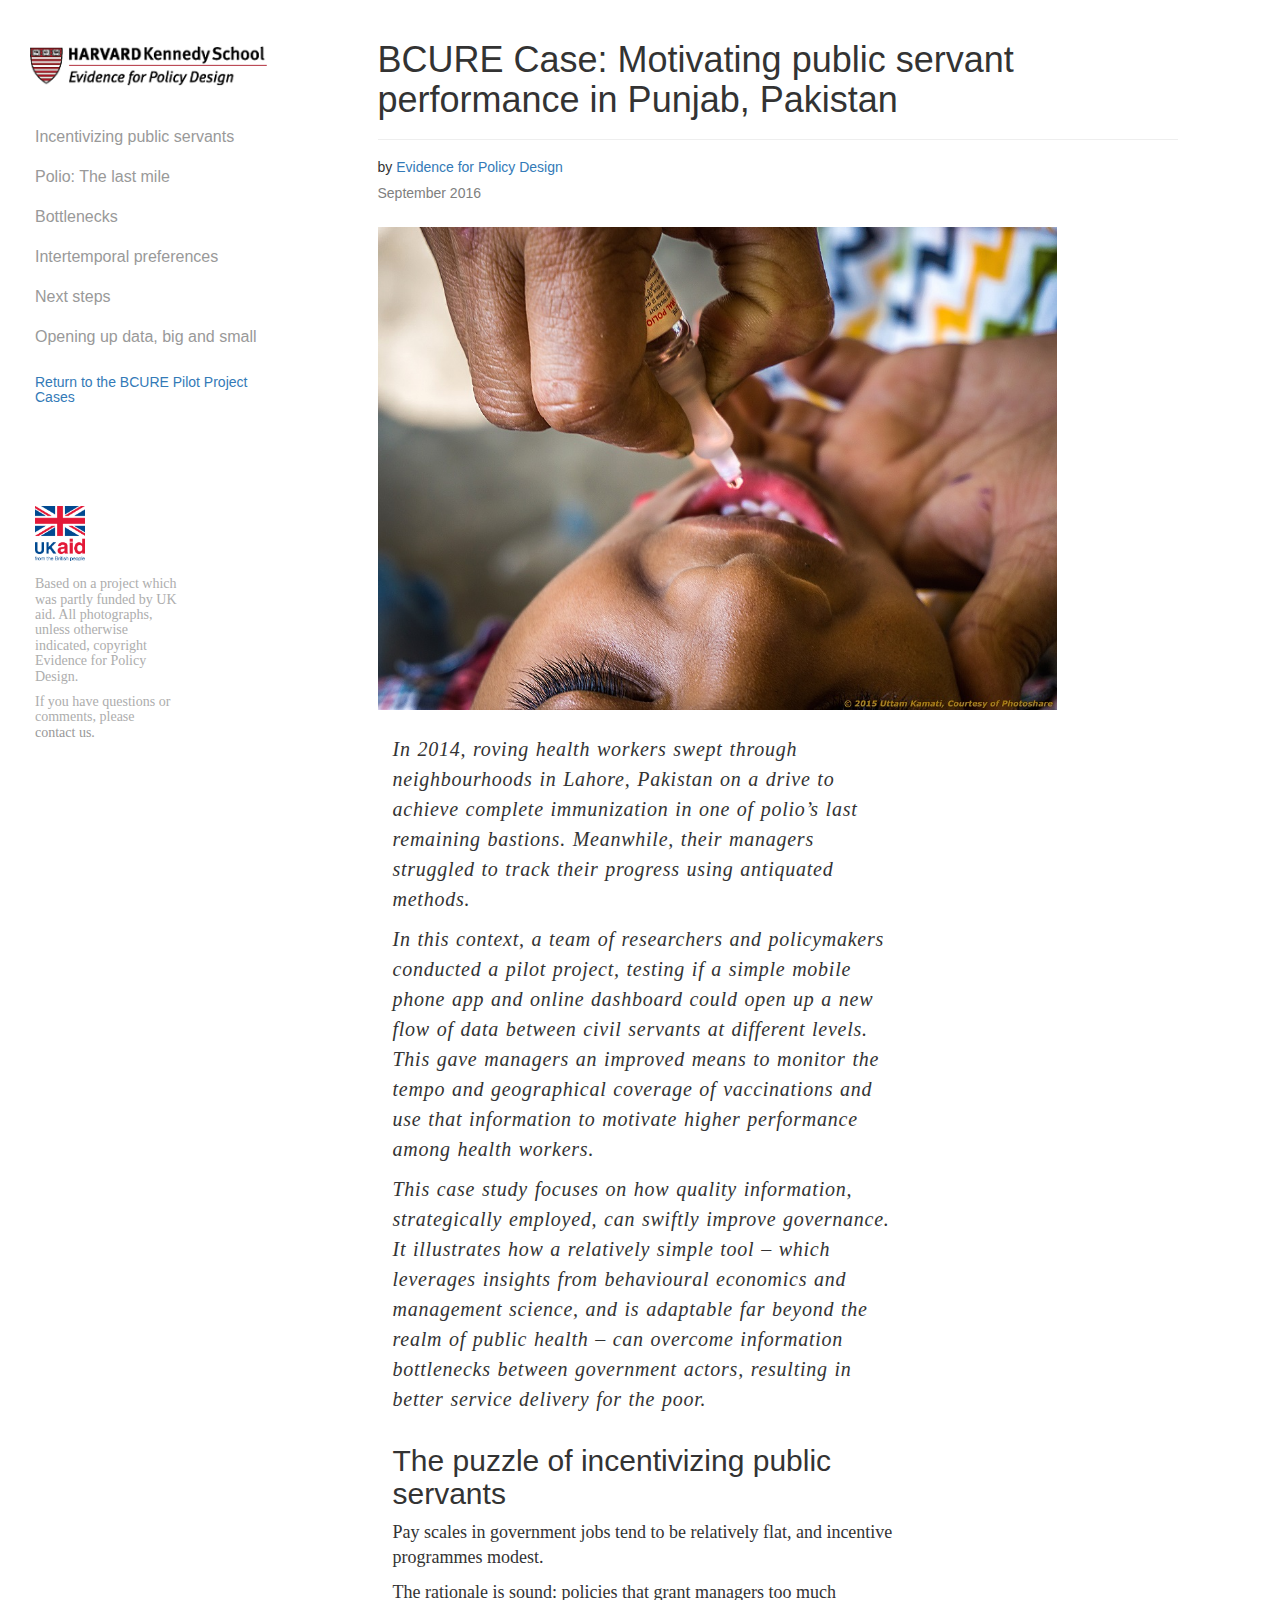
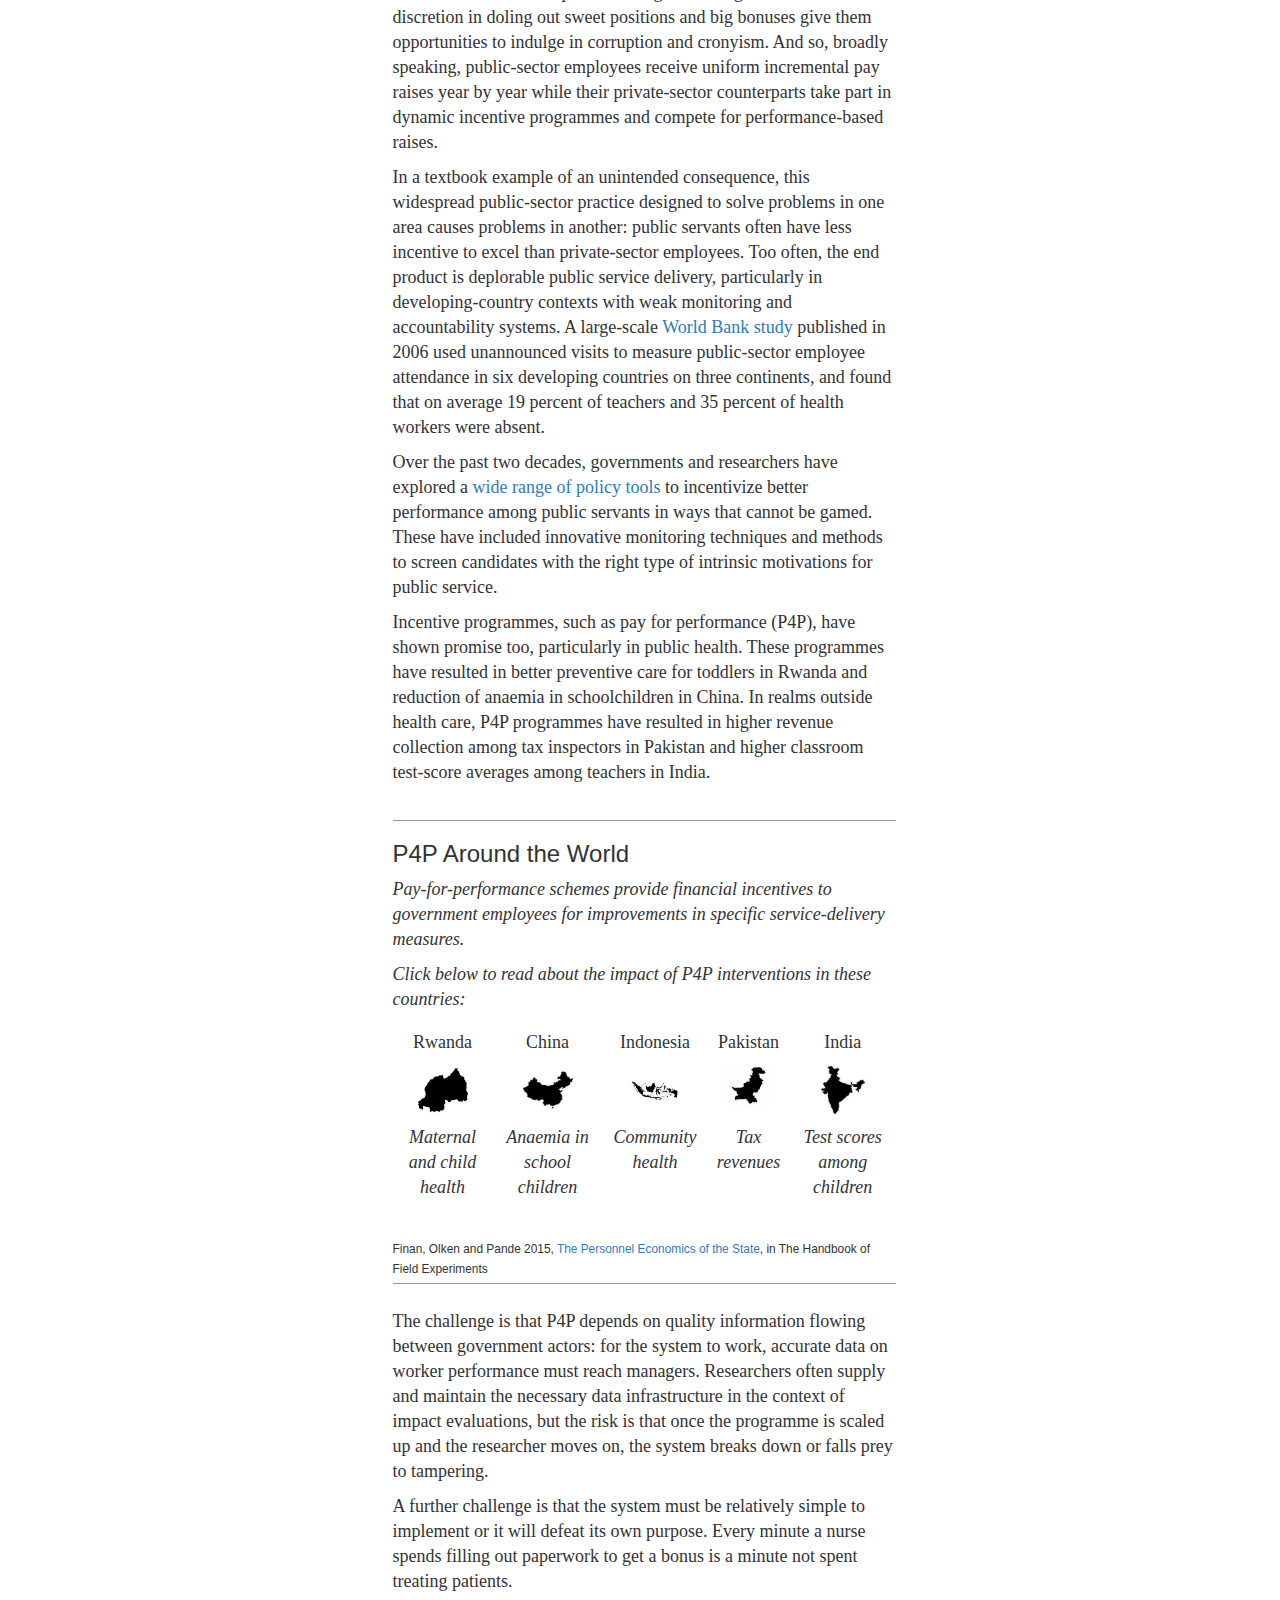
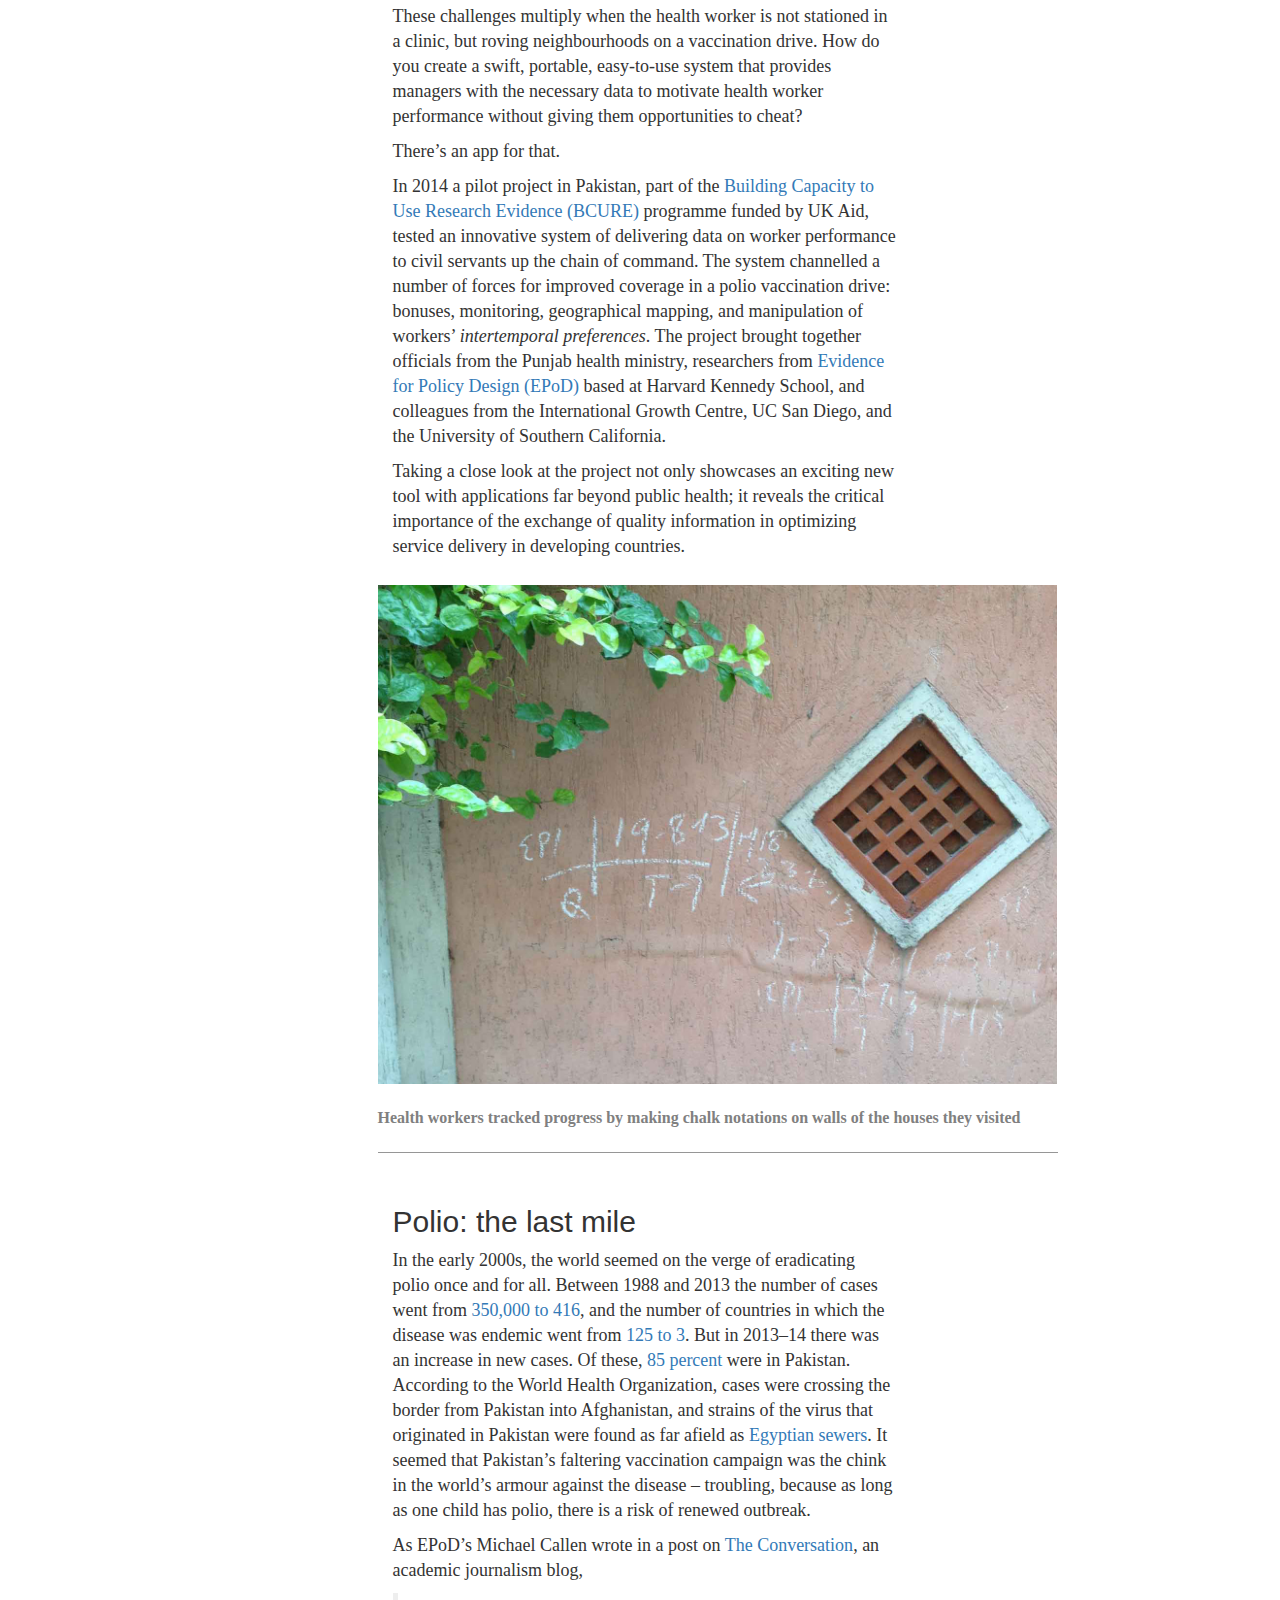
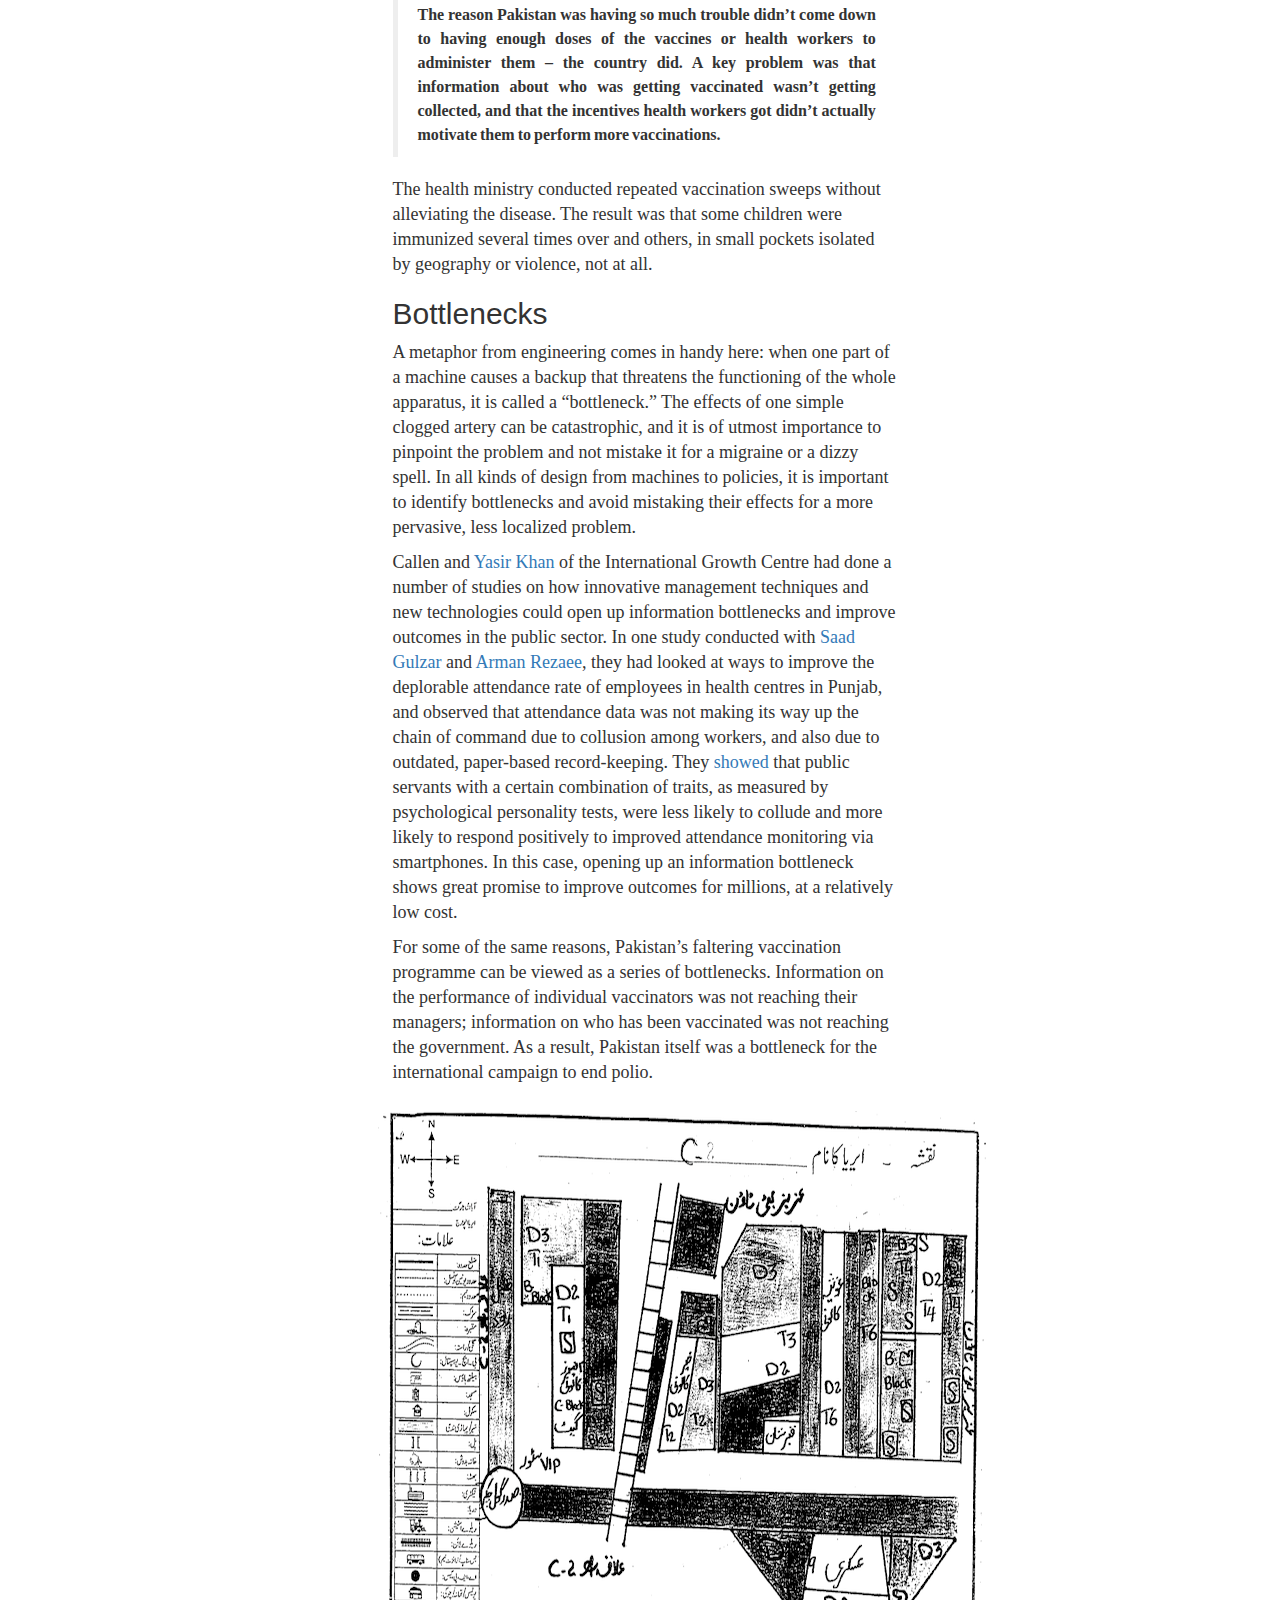
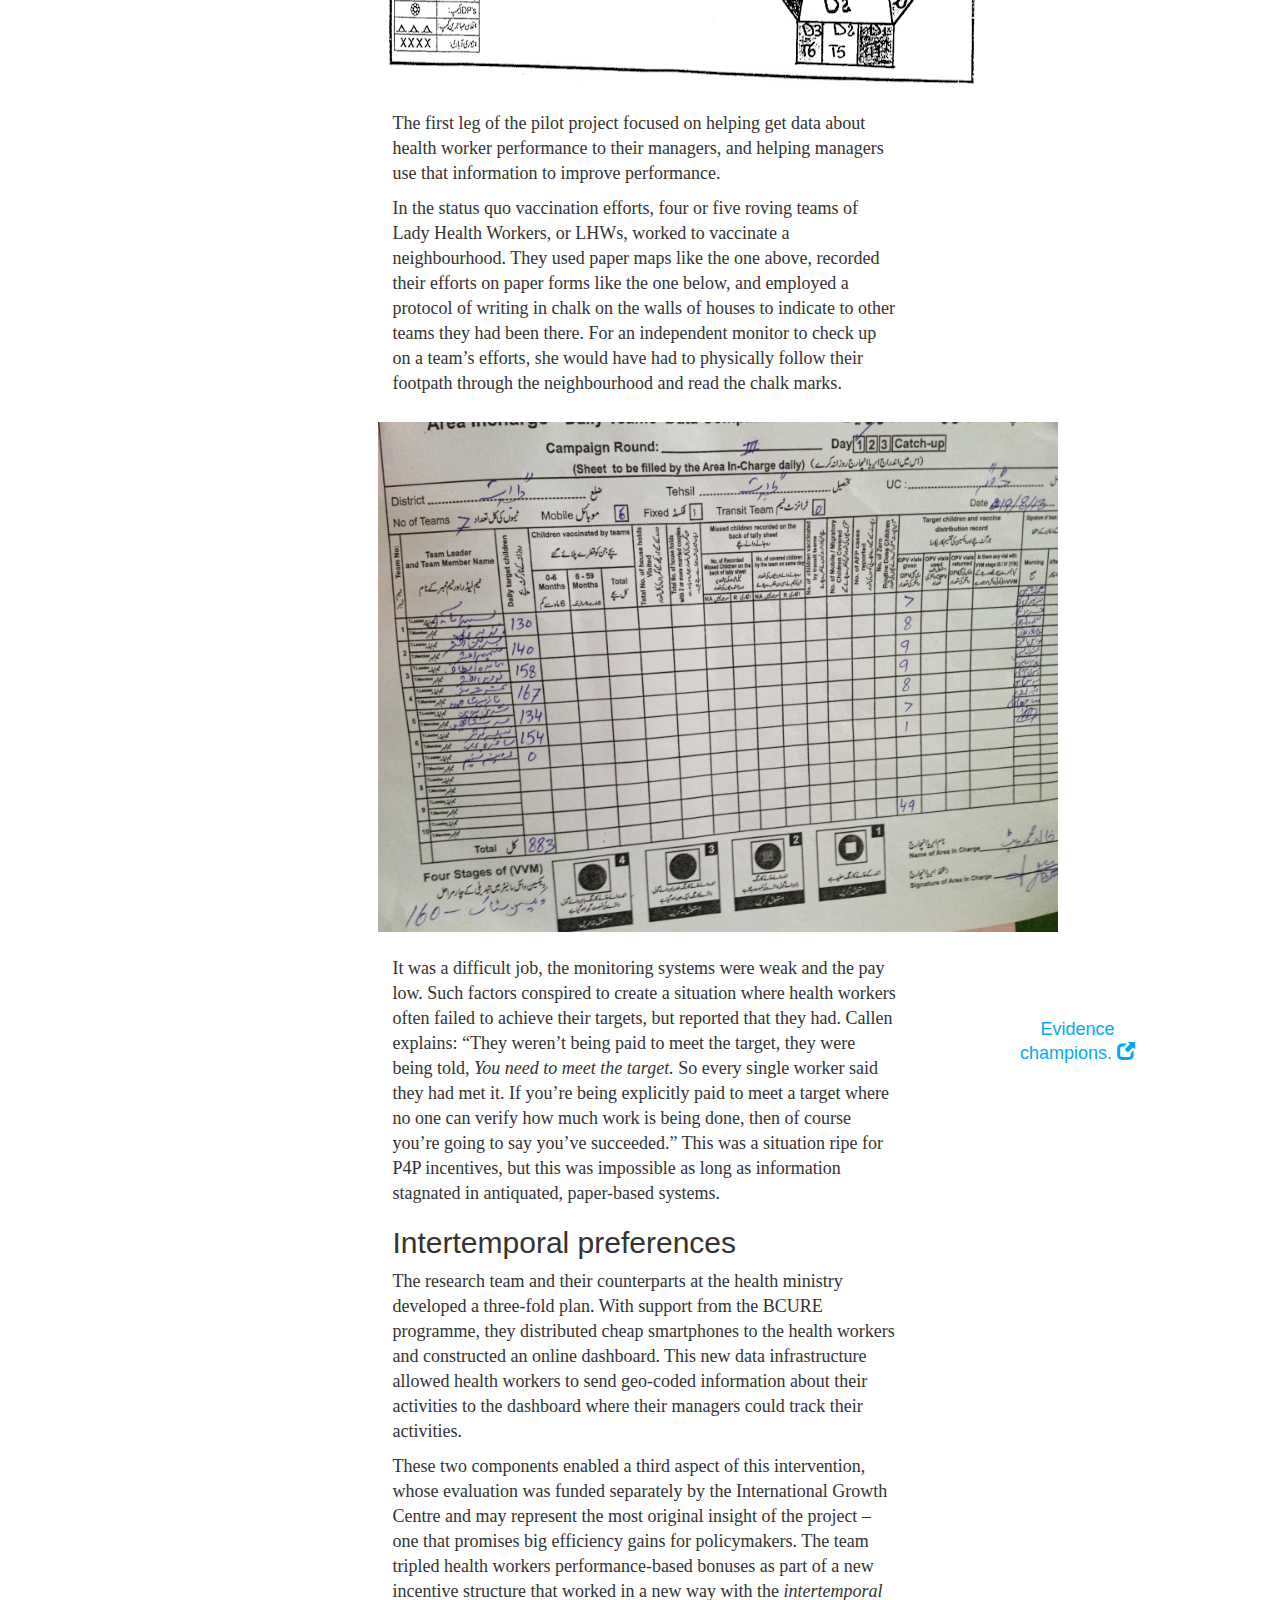
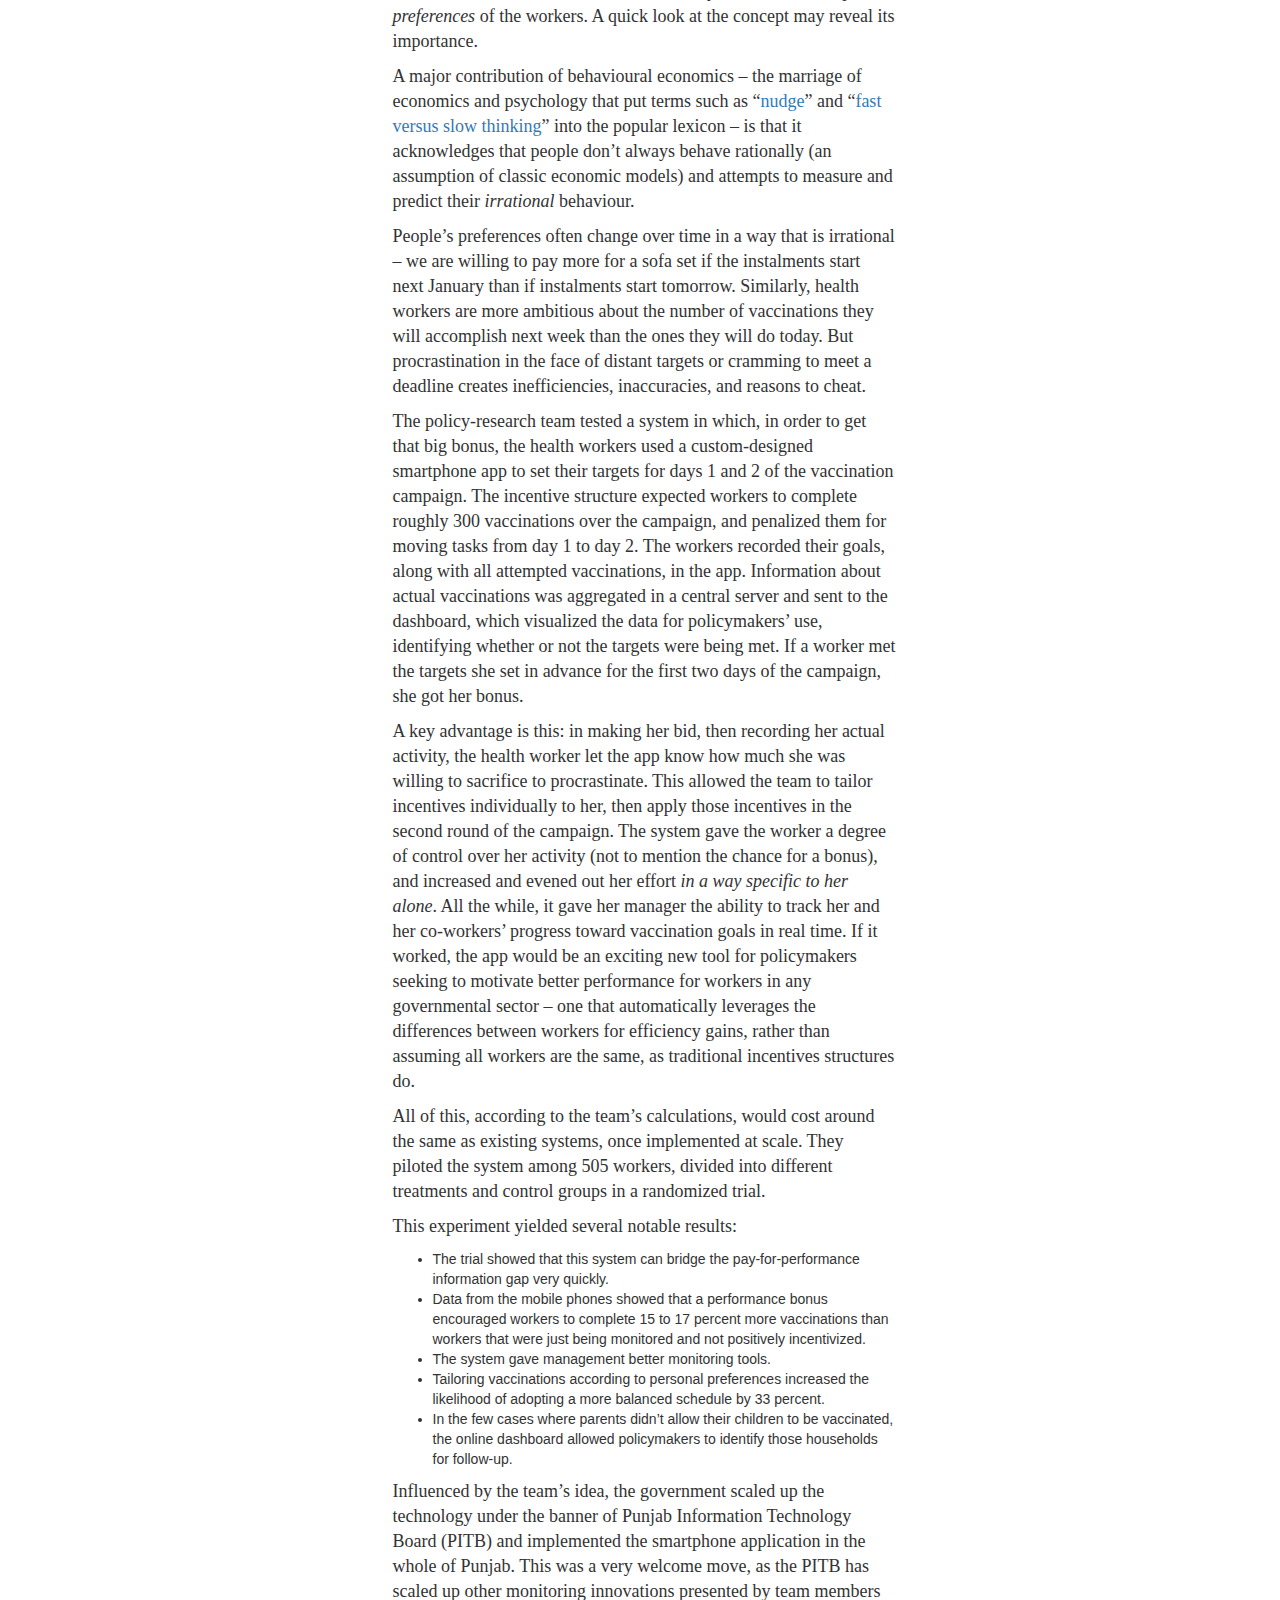
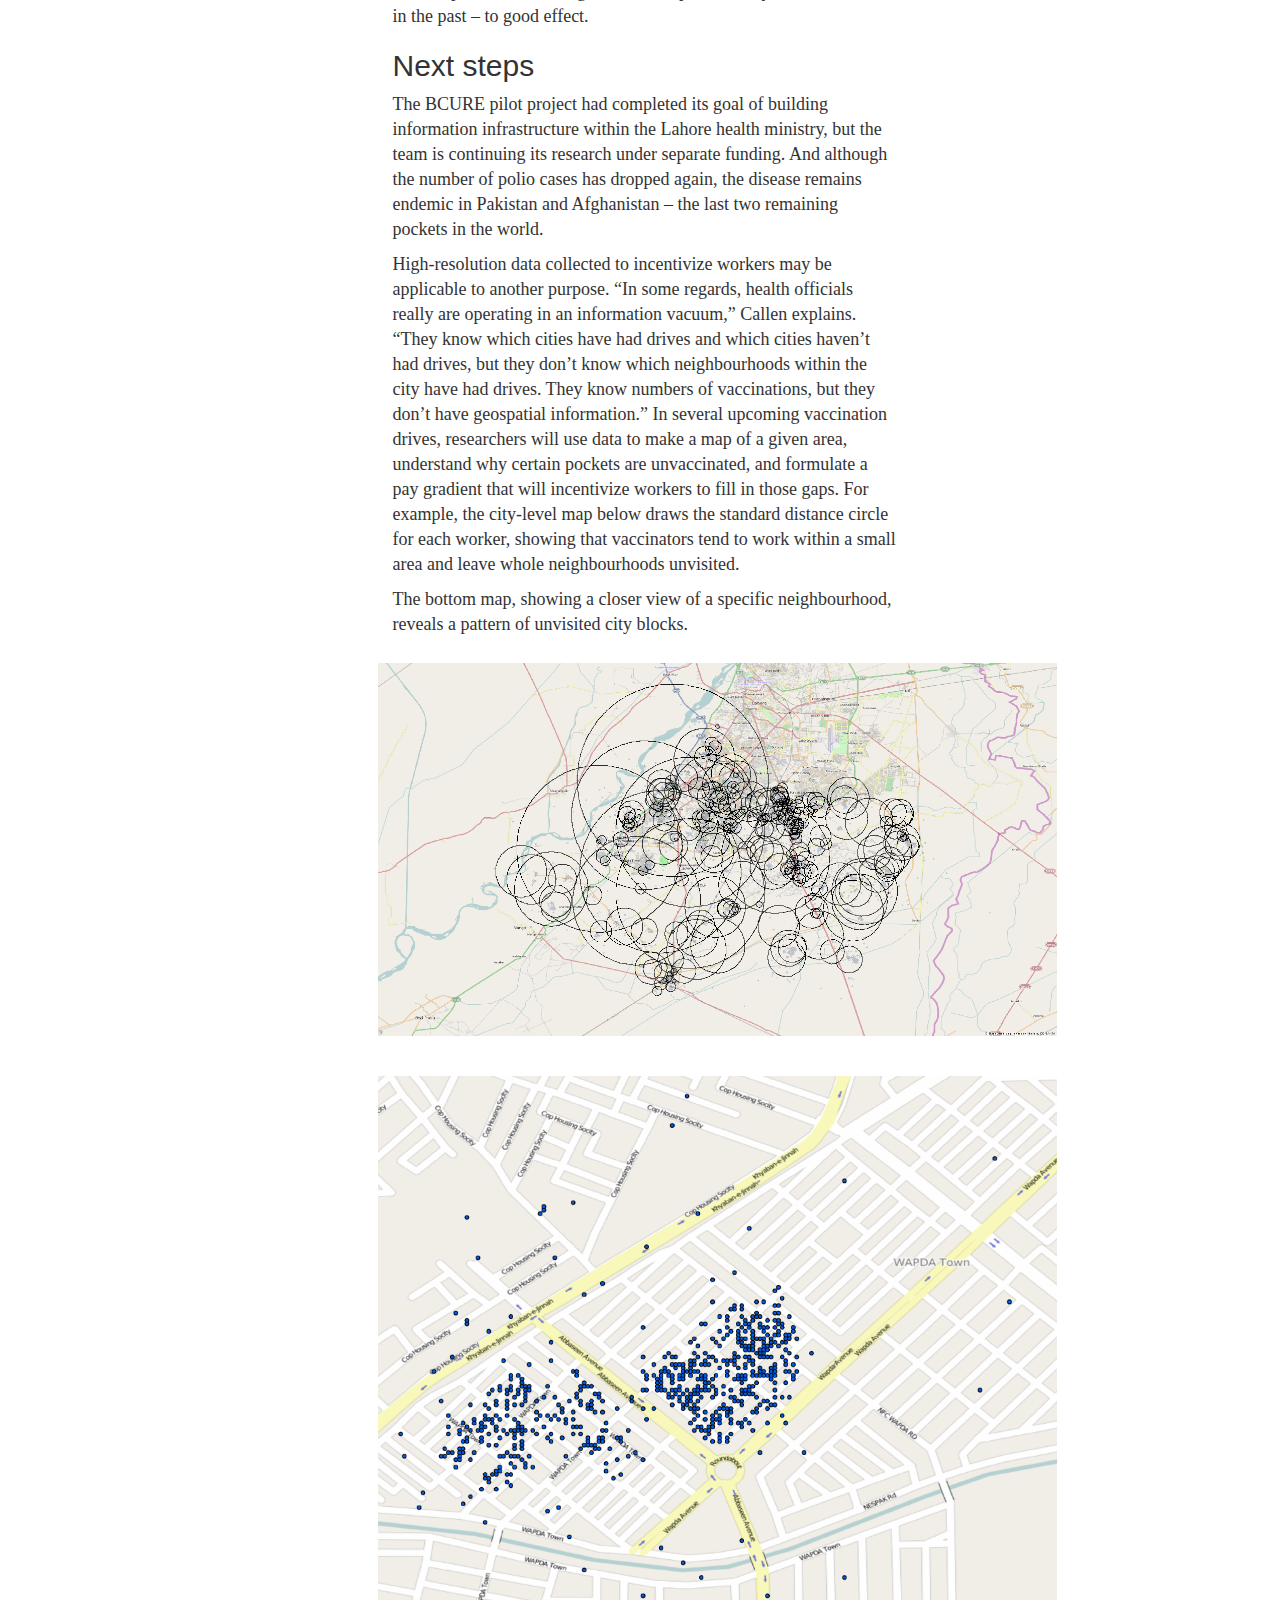
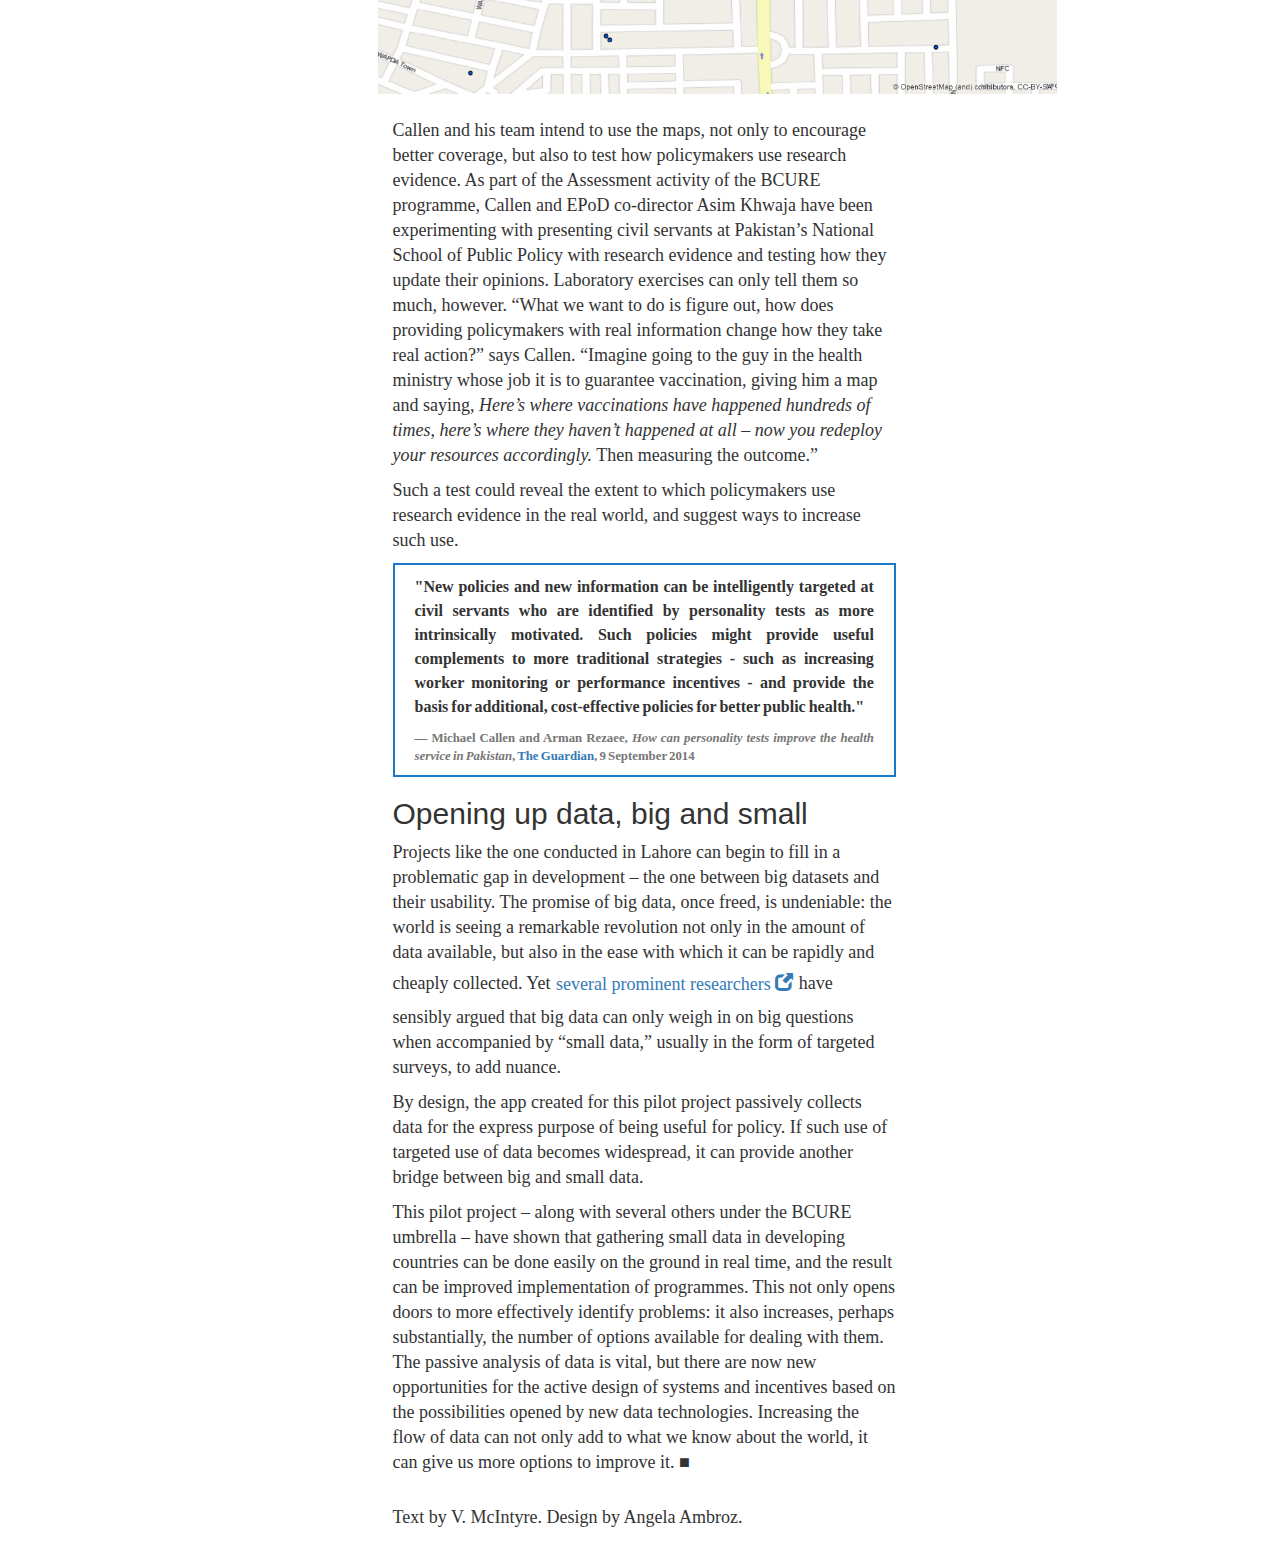
<file: www/index.html>
<!DOCTYPE html>
<html lang="en">
<head>
  <meta charset="UTF-8">
  <meta http-equiv="X-UA-Compatible" content="IE=edge">
  <meta name="viewport" content="width=device-width, initial-scale=1">
  <link rel="stylesheet" href="css/bootstrap.min.css">
  <link rel="stylesheet" href="css/simple-sidebar.css">
  <link rel="stylesheet" href="css/styles.css">
  <link href='https://fonts.googleapis.com/css?family=Nunito:300,400' rel='stylesheet' type='text/css'>
  <link href='https://fonts.googleapis.com/css?family=Droid+Serif:300,400,400italic' rel='stylesheet' type='text/css'>
  <link href='https://fonts.googleapis.com/css?family=PT+Sans:400,400italic' rel='stylesheet' type='text/css'>
  <title>BCURE case study: Polio project</title>
</head>
<body>

<!-- No header! -->
<div id="wrapper">

<!-- Sidebar -->
  <div id="sidebar-wrapper">
      <ul class="sidebar-nav">
          <li class="sidebar-brand">
            <a href="http://epod.cid.harvard.edu/" target="_blank"><img alt="EPoD logo" src="img/HKSlogo_EPoD_digitalLR.png" class="img-sidebar"></a>
          </li>
          <div id="sidestyle">
            <li>
                <a href="#top">Incentivizing public servants</a>
            </li>
            <li>
                <a href="#polio">Polio: The last mile</a>
            </li>
            <li>
                <a href="#bottlenecks">Bottlenecks</a>
            </li>
            <li>
                <a href="#intertemporal">Intertemporal preferences</a>
            </li>
            <li>
              <a href="#next">Next steps</a>
            </li>
            <li>
              <a href="#opening">Opening up data, big and small</a>
            </li>
            <h5><a href="http://epod.cid.harvard.edu/bcure#widget-6">Return to the BCURE Pilot Project Cases</a></h5>
            <br>
            <br>
            <br>
            <br>
            <br>
            <li>
              <a href="https://www.gov.uk/government/organisations/department-for-international-development"><img src="img/UKaid.png" alt="UKaid" width="50px"></a>
            </li>
            <li>
              <div class="small-caption">
              <br>
                <p>Based on a project which was partly funded by UK aid. All photographs, unless otherwise indicated, copyright Evidence for Policy Design.</p> 
                <p>If you have questions or comments, please <a href="mailto:EPoD@hks.harvard.edu">contact us.</a></p>    
              </div>
            </li>
          </div>
      </ul>
  </div>
<!-- end sidebar -->

<!-- Main story -->
<div id="page-content-wrapper">


<div class="container-fluid test">
  <div class="row">
      <h1>BCURE Case: Motivating public servant performance in Punjab, Pakistan</h1>
      <hr>
      <h5>by <a href="http://epod.cid.harvard.edu/">Evidence for Policy Design</a></h5>
      <h5><span id="datetime">September 2016</span></h5>

  <img src="img/Main pic w copyright_small.jpg" class="img-body" alt="Polio vaccine.">
  
    <section class="col-sm-8 introduction">
      <p class="itl">In 2014, roving health workers swept through neighbourhoods in Lahore, Pakistan on a drive to achieve complete immunization in one of polio’s last remaining bastions. Meanwhile, their managers struggled to track their progress using antiquated methods. </p>

      <p class="itl">In this context, a team of researchers and policymakers conducted a pilot project, testing if a simple mobile phone app and online dashboard could open up a new flow of data between civil servants at different levels. This gave managers an improved means to monitor the tempo and geographical coverage of vaccinations and use that information to motivate higher performance among health workers. </p>

      <p class="itl">This case study focuses on how quality information, strategically employed, can swiftly improve governance. It illustrates how a relatively simple tool – which leverages insights from behavioural economics and management science, and is adaptable far beyond the realm of public health – can overcome information bottlenecks between government actors, resulting in better service delivery for the poor. </p>


    </section>

    <section class="col-sm-8">
      <h2 id="top">The puzzle of incentivizing public servants</h2>
      
      <p>Pay scales in government jobs tend to be relatively flat, and incentive programmes modest. </p>

      <p>The rationale is sound: policies that grant managers too much discretion in doling out sweet positions and big bonuses give them opportunities to indulge in corruption and cronyism. And so, broadly speaking, public-sector employees receive uniform incremental pay raises year by year while their private-sector counterparts take part in dynamic incentive programmes and compete for performance-based raises. </p>

      <p>In a textbook example of an unintended consequence, this widespread public-sector practice designed to solve problems in one area causes problems in another: public servants often have less incentive to excel than private-sector employees. Too often, the end product is deplorable public service delivery, particularly in developing-country contexts with weak monitoring and accountability systems. A large-scale <a href="http://siteresources.worldbank.org/INTPUBSERV/Resources/477250-1187034401048/ChaudhuryandothersMIA.pdf" target="_blank">World Bank study</a> published in 2006 used unannounced visits to measure public-sector employee attendance in six developing countries on three continents, and found that on average 19 percent of teachers and 35 percent of health workers were absent.</p>
      
      <p>Over the past two decades, governments and researchers have explored a <a href="http://scholar.harvard.edu/files/rpande/files/the_personnel_economics_of_the_state.pdf" target="_blank">wide range of policy tools</a> to incentivize better performance among public servants in ways that cannot be gamed. These have included innovative monitoring techniques and methods to screen candidates with the right type of intrinsic motivations for public service. </p>
      
      <p>Incentive programmes, such as pay for performance (P4P), have shown promise too, particularly in public health. These programmes have resulted in better preventive care for toddlers in Rwanda and reduction of anaemia in schoolchildren in China. In realms outside health care, P4P programmes have resulted in higher revenue collection among tax inspectors in Pakistan and higher classroom test-score averages among teachers in India. </p>

      <br>
      
      <div class="h-divider"></div>
      
      <h3>P4P Around the World</h3>
      <div class="widget-header">
      <p>Pay-for-performance schemes provide financial incentives to government employees for improvements in specific service-delivery measures.</p> 
      <p>Click below to read about the impact of P4P interventions in these countries:</p>
      </div>
      
      <div id="widget">
        <table class="table" id="widgetTable">
          <th id="rwanda">
            <p>Rwanda</p> 
            <p><img src="img/image00.jpg" alt="Rwanda" width=50></p>
            <p><em>Maternal and child health</em></p>
            </th>
          <th id="china">
            <p>China</p>
            <p class="height--50"><img src="img/image02.jpg" alt="China" width=50></p>
            <p><em>Anaemia in school children</em></p>
            </th>
          <th id="indonesia">
            <p>Indonesia</p>
            <p class="height--50"><img src="img/image01.jpg" alt="Indonesia" width=50></p>
            <p><em>Community health</em></p>
          </th>
          <th id="pakistan">
            <p>Pakistan</p>
            <p class="height--50"><img src="img/image04.jpg" alt="Pakistan" width=50></p>
            <p><em>Tax revenues</em></p>
          </th>
          <th id="india">
            <p>India</p>
            <p class="height--50"><img src="img/image03.jpg" alt="India" width=50></p>
            <p><em>Test scores among children</em></p>
          </th>
           
        </table>
<small>Finan, Olken and Pande 2015, <a href="http://scholar.harvard.edu/rpande/publications/personnel-economics-state">The Personnel Economics of the State</a>, in The Handbook of Field Experiments   </small>
      <div class="rwanda widgetText">
        <p><b>Rwanda</b></p>
        <p><b>Method</b>: RCT</p>
        <p><b>Sample size</b>: 116 health facilities in 19 districts</p>
        <p><b>Date</b>: 2006, published 2011</p>
        <p><b>Results</b>: Treatment group facilities showed a 23% increase in the number of deliveries conducted by professionals in a clinical setting. Preventive care visits increased by 56% for children 23 months or younger, and by 132% for children aged 24–59 months.</p>
        <p><b>Caveat</b>: No change in the probability women received any prenatal care or had more than 4 prenatal care visits.</p>
        <p><b>Read more</b>: 
          <ul>
            <li><a href="http://www.thelancet.com/journals/lancet/article/PIIS0140-6736(11)60177-3/fulltext" target="_blank">Basinga et al. 2011</a></li>
            <li><a href="http://millionssaved.cgdev.org/case-studies/rwandas-pay-for-performance-scheme-for-health-services" target="_blank">Center for Global Development</a></li>
            <li><a href="http://web.worldbank.org/WBSITE/EXTERNAL/TOPICS/EXTHEALTHNUTRITIONANDPOPULATION/EXTHSD/0,,contentMDK:22464285~menuPK:2643760~pagePK:64020865~piPK:149114~theSitePK:376793,00.html" target="_blank">World Bank</a></li>
          </ul>
        </p>
      </div>

      <div class="china widgetText">
        <p><b>China</b></p>
        <p><b>Method</b>: RCT</p>
        <p><b>Sample size</b>: 3,553 students aged 9–11 in 72 primary schools in Northwest China</p>
        <p><b>Date</b>: 2009–11, published 2012</p>
        <p><b>Results</b>: School principals received bonuses for every student who changed from anaemic to non-anaemic. The treatment reduced anaemia compared with the pure control group by about 23%.</p>
        <p><b>Caveat</b>: Incentivized school principals were more likely to use subsidies for iron-focused supplements, whereas non-incentivized school principals used subsidies for supplements that could affect both iron and overall calorie intake.</p>
        <p><b>Read more</b>: 
          <ul>
            <li><a href="http://www.bmj.com/content/345/bmj.e4809" target="_blank">Miller et al. 2012</a></li>
            <li><a href="http://www.3ieimpact.org/media/filer_public/2012/06/05/ts-9-file-3.pdf" target="_blank">International Initiative for Impact Evaluation (3ie)</a></li>
            <li><a href="http://reap.fsi.stanford.edu/research/paying_for_performance_ii_the_cost_effectiveness_of_strategies_to_combat_anemia_in_china" target="_blank">REAP, Stanford University</a></li>
          </ul>
        </p>
      </div>

      <div class="indonesia widgetText">
        <p><b>Indonesia</b></p>
        <p><b>Method</b>: RCT</p>
        <p><b>Sample size</b>: of 3,100 villages receiving community-based block grants, a subset received incentives based on performance on health, nutrition and education indicators</p>
        <p><b>Date</b>: 2007–09, published 2014</p>
        <p><b>Results</b>: 8 targeted health indicators were about 0.04 standard deviations higher in treatment areas compared to control. These effects were about twice as large in areas with low initial levels of performance. The main health reduction was a 15% decline in malnutrition rates.</p>
        <p><b>Caveat</b>: Malnutrition effects became more muted over time, and the relative gain of incentivized to non-incentivized areas declined over time as non- incentivized areas improved.</p>
        <p><b>Read more</b>: 
          <ul>
            <li><a href="https://www.aeaweb.org/articles?id=10.1257/app.6.4.1" target="_blank">Olken et al. 2014</a></li>
            <li><a href="https://www.povertyactionlab.org/evaluation/project-generasi-conditional-community-block-grants-indonesia" target="_blank">Abdul Latif Jameel Poverty Action Lab</a></li>
            <li><a href="http://documents.worldbank.org/curated/en/977061468040587207/Should-aid-reward-performance-evidence-from-a-field-experiment-on-health-and-education-in-Indonesia;jsessionid=aXy4s8x1guZ5MkPm84NSboBx" target="_blank">World Bank</a></li>
          </ul>
        </p>
      </div>

      <div class="pakistan widgetText">
        <p><b>Pakistan</b></p>
        <p><b>Method</b>: RCT</p>
        <p><b>Sample size</b>: all 482 property tax units in Punjab province</p>
        <p><b>Date</b>: 2011–13, working paper 2014</p>
        <p><b>Results</b>: Treated areas had a 46% higher growth rate in tax revenue, and a subgroup that rewarded on revenue saw a 62% higher growth rate. The revenue gains substantially exceeded the costs of the incentives.</p>
        <p><b>Caveat</b>: Bribe rates increased in incentive areas, possibly to compensate incentivized tax inspectors for foregone incentive payments.</p>
        <p><b>Read more</b>: 
          <ul>
            <li><a href="http://qje.oxfordjournals.org/content/early/2015/10/30/qje.qjv042.abstract" target="_blank">Khan et al. 2014</a></li>
            <li><a href="https://www.hks.harvard.edu/centers/cid/programs/evidence-for-policy-design/research-policy/policy-research-engagements/property-tax-experiment" target="_blank">Evidence for Policy Design</a></li>
            <li><a href="https://www.povertyactionlab.org/fr/evaluation/property-tax-experiment-punjab-pakistan-testing-role-wages-incentives-and-audit-tax-inspe" target="_blank">Abdul Latif Jameel Poverty Action Lab</a></li>
          </ul>
        </p>
      </div>

      <div class="india widgetText">
        <p><b>India</b></p>
        <p><b>Method</b>: RCT</p>
        <p><b>Sample size</b>: 500 schools in 5 districts in Andhra Pradesh</p>
        <p><b>Date</b>: 2004–2007, published 2011</p>
        <p><b>Results</b>: After 2 years, students in incentivized schools had test scores 0.27 standard deviations higher in math and 0.17 in language. Effects were even stronger after 5 years: 0.54 SDs higher in math and 0.35 in language. Students also did better in non-incentivized subjects.</p>
        <p><b>Caveat</b>: No evidence of any adverse consequences of the programme.</p>
        <p><b>Read more</b>: 
          <ul>
            <li><a href="http://www.journals.uchicago.edu/doi/abs/10.1086/659655" target="_blank">Muralidharan and Sundararaman 2011</a></li>
            <li><a href="https://www.povertyactionlab.org/evaluation/teacher-performance-pay-andhra-pradesh-india" target="_blank">Abdul Latif Jameel Poverty Action Lab</a></li>
            <li><a href="http://datatopics.worldbank.org/hnp/files/edstats/INDcas10.pdf" target="_blank">World Bank</a></li>
            <li><a href="http://www.ideasforindia.in/article.aspx?article_id=119" target="_blank">Ideas For India</a></li>
          </ul>
        </p>
      </div>

      </div>

      <div class="h-divider"></div>
      <br>
      </section>

      <section class="col-sm-8">

      <p>The challenge is that P4P depends on quality information flowing between government actors: for the system to work, accurate data on worker performance must reach managers. Researchers often supply and maintain the necessary data infrastructure in the context of impact evaluations, but the risk is that once the programme is scaled up and the researcher moves on, the system breaks down or falls prey to tampering.</p> 
      
      <p>A further challenge is that the system must be relatively simple to implement or it will defeat its own purpose. Every minute a nurse spends filling out paperwork to get a bonus is a minute not spent treating patients.</p>
      
      <p>These challenges multiply when the health worker is not stationed in a clinic, but roving neighbourhoods on a vaccination drive. How do you create a swift, portable, easy-to-use system that provides managers with the necessary data to motivate health worker performance without giving them opportunities to cheat?</p>
      
      <p>There’s an app for that.</p>
      
      <p>In 2014 a pilot project in Pakistan, part of the <a href="http://epod.cid.harvard.edu/bcure" target="_blank">Building Capacity to Use Research Evidence (BCURE)</a> programme funded by UK Aid, tested an innovative system of delivering data on worker performance to civil servants up the chain of command. The system channelled a number of forces for improved coverage in a polio vaccination drive: bonuses, monitoring, geographical mapping, and manipulation of workers’ <em>intertemporal preferences</em>. The project brought together officials from the Punjab health ministry, researchers from <a href="http://epod.cid.harvard.edu/">Evidence for Policy Design (EPoD)</a> based at Harvard Kennedy School, and colleagues from the International Growth Centre, UC San Diego, and the University of Southern California.</p>

      <p>Taking a close look at the project not only showcases an exciting new tool with applications far beyond public health; it reveals the critical importance of the exchange of quality information in optimizing service delivery in developing countries.</p>

  </section>
<figure>
    <img src="img/Wall-pic.jpg" class="img-body" alt="House that has been vaccinated.">
    <figcaption>Health workers tracked progress by making chalk notations on walls of the houses they visited</figcaption>
</figure>
    <section class="col-sm-8">
    <h2 id="polio">Polio: the last mile</h2>

    <p>In the early 2000s, the world seemed on the verge of eradicating polio once and for all. Between 1988 and 2013 the number of cases went from <a href="http://www.who.int/features/qa/07/en/" target="_blank">350,000 to 416</a>, and the number of countries in which the disease was endemic went from <a href="http://www.who.int/mediacentre/factsheets/fs114/en/" target="_blank">125 to 3</a>. But in 2013–14 there was an increase in new cases. Of these, <a href="http://www.vox.com/2014/5/7/5688112/why-polio-is-on-the-rise-again" target="_blank">85 percent</a> were in Pakistan. According to the World Health Organization, cases were crossing the border from Pakistan into Afghanistan, and strains of the virus that originated in Pakistan were found as far afield as <a href="http://www.nytimes.com/2013/01/24/health/egypt-polio-virus-is-found-in-cairos-sewers.html?_r=0" target="_blank">Egyptian sewers</a>. It seemed that Pakistan’s faltering vaccination campaign was the chink in the world’s armour against the disease – troubling, because as long as one child has polio, there is a risk of renewed outbreak.</p>

    <!-- Graph of polio cases from Dawn -->
    
    <p>As EPoD’s Michael Callen wrote in a post on <a href="http://theconversation.com/could-a-smartphone-app-help-stop-the-next-polio-outbreak-in-pakistan-49487" target="_blank">The Conversation</a>, an academic journalism blog,</p>
      <blockquote>The reason Pakistan was having so much trouble didn’t come down to having enough doses of the vaccines or health workers to administer them – the country did. A key problem was that information about who was getting vaccinated wasn’t getting collected, and that the incentives health workers got didn’t actually motivate them to perform more vaccinations.</blockquote>
    
    <p>The health ministry conducted repeated vaccination sweeps without alleviating the disease. The result was that some children were immunized several times over and others, in small pockets isolated by geography or violence, not at all.</p>

    <h2 id="bottlenecks">Bottlenecks</h2>

    <p>A metaphor from engineering comes in handy here: when one part of a machine causes a backup that threatens the functioning of the whole apparatus, it is called a “bottleneck.” The effects of one simple clogged artery can be catastrophic, and it is of utmost importance to pinpoint the problem and not mistake it for a migraine or a dizzy spell. In all kinds of design from machines to policies, it is important to identify bottlenecks and avoid mistaking their effects for a more pervasive, less localized problem. </p>

    <p>Callen and <a href="http://www.nber.org/people/yasir_khan" target="_blank">Yasir Khan</a> of the International Growth Centre had done a number of studies on how innovative management techniques and new technologies could open up information bottlenecks and improve outcomes in the public sector. In one study conducted with <a href="http://www.nber.org/people/saad_gulzar" target="_blank">Saad Gulzar</a> and <a href="http://www.nber.org/people/arman_Rezaee" target="_blank">Arman Rezaee</a>, they had looked at ways to improve the deplorable attendance rate of employees in health centres in Punjab, and observed that attendance data was not making its way up the chain of command due to collusion among workers, and also due to outdated, paper-based record-keeping. They <a href="http://www.nber.org/papers/w21180" target="_blank">showed</a> that public servants with a certain combination of traits, as measured by psychological personality tests, were less likely to collude and more likely to respond positively to improved attendance monitoring via smartphones. In this case, opening up an information bottleneck shows great promise to improve outcomes for millions, at a relatively low cost.</p>
    
    <p>For some of the same reasons, Pakistan’s faltering vaccination programme can be viewed as a series of bottlenecks. Information on the performance of individual vaccinators was not reaching their managers; information on who has been vaccinated was not reaching the government. As a result, Pakistan itself was a bottleneck for the international campaign to end polio.</p>

    </section>

    <img src="img/image04.png" class="img-body" alt="Old map.">

    <section class="col-sm-8">

    <p>The first leg of the pilot project focused on helping get data about health worker performance to their managers, and helping managers use that information to improve performance.</p>
    
    <p>In the status quo vaccination efforts, four or five roving teams of Lady Health Workers, or LHWs, worked to vaccinate a neighbourhood. They used paper maps like the one above, recorded their efforts on paper forms like the one below, and employed a protocol of writing in chalk on the walls of houses to indicate to other teams they had been there. For an independent monitor to check up on a team’s efforts, she would have had to physically follow their footpath through the neighbourhood and read the chalk marks.</p>

    </section>

    <img src="img/IMG_0726.JPG" class="img-body" alt="Old record sheet.">

    <section class="col-sm-8">

    <p>It was a difficult job, the monitoring systems were weak and the pay low. Such factors conspired to create a situation where health workers often failed to achieve their targets, but reported that they had. Callen explains: “They weren’t being paid to meet the target, they were being told, <em>You need to meet the target.</em> So every single worker said they had met it. If you’re being explicitly paid to meet a target where no one can verify how much work is being done, then of course you’re going to say you’ve succeeded.” This was a situation ripe for P4P incentives, but this was impossible as long as information stagnated in antiquated, paper-based systems.</p>

    <h2 id="intertemporal">Intertemporal preferences</h2>
      
    <p>The research team and their counterparts at the health ministry developed a three-fold plan. With support from the BCURE programme, they distributed cheap smartphones to the health workers and constructed an online dashboard. This new data infrastructure allowed health workers to send geo-coded information about their activities to the dashboard where their managers could track their activities.</p> 

    <p>These two components enabled a third aspect of this intervention, whose evaluation was funded separately by the International Growth Centre and may represent the most original insight of the project – one that promises big efficiency gains for policymakers. The team tripled health workers performance-based bonuses as part of a new incentive structure that worked in a new way with the <em>intertemporal preferences</em> of the workers. A quick look at the concept may reveal its importance.</p>

    </section>

    <section class="col-sm-3 pull-right aside">
      <div>
        <button type='button' 
                class='btn btn-lg' 
                data-placement='left' 
                data-toggle='popover'
                data-html='true' 
                title='Sidebar: Evidence Champions'
                data-content='
                  <p>In many developing-country contexts, it is a challenge to get policymakers to understand and require rigorous evaluation. However, the polio project benefited from collaboration with three highly engaged public servants, committed to rigorous evaluation: Rashid Langrial, the former Commissioner of Lahore; Muhammad Usman, the District Coordinating Officer Lahore; and Zulfiqar Ali, the Executive District Officer Health Lahore.</p>

                '>Evidence champions. <span class="glyphicon glyphicon-new-window"></span>

        </button>
      </div>
    </section>

    <section class="col-sm-8">

    <p>A major contribution of behavioural economics – the marriage of economics and psychology that put terms such as “<a href="http://www.indiebound.org/book/9780143115267" target="_blank">nudge</a>” and “<a href="http://www.indiebound.org/book/9780374533557" target="_blank">fast versus slow thinking</a>” into the popular lexicon – is that it acknowledges that people don’t always behave rationally (an assumption of classic economic models) and attempts to measure and predict their <em>irrational</em> behaviour.</p>

    <p>People’s preferences often change over time in a way that is irrational – we are willing to pay more for a sofa set if the instalments start next January than if instalments start tomorrow. Similarly, health workers are more ambitious about the number of vaccinations they will accomplish next week than the ones they will do today. But procrastination in the face of distant targets or cramming to meet a deadline creates inefficiencies, inaccuracies, and reasons to cheat. </p>

    <p>The policy-research team tested a system in which, in order to get that big bonus, the health workers used a custom-designed smartphone app to set their targets for days 1 and 2 of the vaccination campaign. The incentive structure expected workers to complete roughly 300 vaccinations over the campaign, and penalized them for moving tasks from day 1 to day 2. The workers recorded their goals, along with all attempted vaccinations, in the app. Information about actual vaccinations was aggregated in a central server and sent to the dashboard, which visualized the data for policymakers’ use, identifying whether or not the targets were being met. If a worker met the targets she set in advance for the first two days of the campaign, she got her bonus. </p>

    <p>A key advantage is this: in making her bid, then recording her actual activity, the health worker let the app know how much she was willing to sacrifice to procrastinate. This allowed the team to tailor incentives individually to her, then apply those incentives in the second round of the campaign. The system gave the worker a degree of control over her activity (not to mention the chance for a bonus), and increased and evened out her effort <em>in a way specific to her alone</em>. All the while, it gave her manager the ability to track her and her co-workers’ progress toward vaccination goals in real time. If it worked, the app would be an exciting new tool for policymakers seeking to motivate better performance for workers in any governmental sector – one that automatically leverages the differences between workers for efficiency gains, rather than assuming all workers are the same, as traditional incentives structures do.</p>

    <p>All of this, according to the team’s calculations, would cost around the same as existing systems, once implemented at scale. They piloted the system among 505 workers, divided into different treatments and control groups in a randomized trial.</p>

    <!-- Stopped at 'Results' -->
    <p>This experiment yielded several notable results:</p>
    <ul>
      <li>The trial showed that this system can bridge the pay-for-performance information gap very quickly.</li>
      <li>Data from the mobile phones showed that a performance bonus encouraged workers to complete 15 to 17 percent more vaccinations than workers that were just being monitored and not positively incentivized.</li>
      <li>The system gave management better monitoring tools.</li>
      <li>Tailoring vaccinations according to personal preferences increased the likelihood of adopting a more balanced schedule by 33 percent.</li>
      <li>In the few cases where parents didn’t allow their children to be vaccinated, the online dashboard allowed policymakers to identify those households for follow-up.</li>
    </ul>

    <p>Influenced by the team’s idea, the government scaled up the technology under the banner of Punjab Information Technology Board (PITB) and implemented the smartphone application in the whole of Punjab. This was a very welcome move, as the PITB has scaled up other monitoring innovations presented by team members in the past – to good effect.</p>

    <h2 id="next">Next steps</h2>

    <p>The BCURE pilot project had completed its goal of building information infrastructure within the Lahore health ministry, but the team is continuing its research under separate funding. And although the number of polio cases has dropped again, the disease remains endemic in Pakistan and Afghanistan – the last two remaining pockets in the world.</p>

    <p>High-resolution data collected to incentivize workers may be applicable to another purpose. “In some regards, health officials really are operating in an information vacuum,” Callen explains. “They know which cities have had drives and which cities haven’t had drives, but they don’t know which neighbourhoods within the city have had drives. They know numbers of vaccinations, but they don’t have geospatial information.” In several upcoming vaccination drives, researchers will use data to make a map of a given area, understand why certain pockets are unvaccinated, and formulate a pay gradient that will incentivize workers to fill in those gaps. For example, the city-level map below draws the standard distance circle for each worker, showing that vaccinators tend to work within a small area and leave whole neighbourhoods unvisited.</p>

    <p>The bottom map, showing a closer view of a specific neighbourhood, reveals a pattern of unvisited city blocks.</p>

   </section>

  <img src="img/image06.png" class="img-body" alt="Map #1.">
  <img src="img/image00.png" class="img-body" alt="Map #2.">
  
    <section class="col-sm-8">
    
    <p>Callen and his team intend to use the maps, not only to encourage better coverage, but also to test how policymakers use research evidence. As part of the Assessment activity of the BCURE programme, Callen and EPoD co-director Asim Khwaja have been experimenting with presenting civil servants at Pakistan’s National School of Public Policy with research evidence and testing how they update their opinions. Laboratory exercises can only tell them so much, however. “What we want to do is figure out, how does providing policymakers with real information change how they take real action?” says Callen. “Imagine going to the guy in the health ministry whose job it is to guarantee vaccination, giving him a map and saying, <em>Here’s where vaccinations have happened hundreds of times, here’s where they haven’t happened at all – now you redeploy your resources accordingly.</em> Then measuring the outcome.”</p>

    <p>Such a test could reveal the extent to which policymakers use research evidence in the real world, and suggest ways to increase such use.    

    </p>

    <blockquote class="blue-box">
      <p class="box-text">"New policies and new information can be intelligently targeted at civil servants who are identified by personality tests as more intrinsically motivated. Such policies might provide useful complements to more traditional strategies - such as increasing worker monitoring or performance incentives - and provide the basis for additional, cost-effective policies for better public health."</p>

      <footer>Michael Callen and Arman Rezaee, <em>How can personality tests improve the health service in Pakistan</em>, <a href="https://www.theguardian.com/global-development-professionals-network/2014/sep/09/personality-test-public-health-pakistan" target="_blank">The Guardian</a>, 9 September 2014</footnote>
    </blockquote>
    
    <h2 id="opening">Opening up data, big and small</h2>

    <p>Projects like the one conducted in Lahore can begin to fill in a problematic gap in development – the one between big datasets and their usability. The promise of big data, once freed, is undeniable: the world is seeing a remarkable revolution not only in the amount of data available, but also in the ease with which it can be rapidly and cheaply collected. Yet <button type='button' 
                class='btn btn-link btn-inline' 
                data-placement='bottom' 
                data-toggle='popover'
                data-html='true' 
                data-content='
                  <p><a href="https://www.washingtonpost.com/blogs/monkey-cage/wp/2015/04/28/using-opinion-surveys-to-monitor-the-u-n-s-sustainable-development-goals/" target="_blank">Pippa Norris</a> has written on the need to "triangulate" big data with more focused measures to track development; <a href="https://www.theguardian.com/global-development-professionals-network/2015/jun/22/why-we-shouldnt-get-too-excited-about-using-big-data-for-development" target="_blank">Paul Jasper</a> on the security risks involved, and remembering the still-huge undigitized population; <a href="https://www.theguardian.com/global-development-professionals-network/2015/jul/13/big-small-data-global-development" target="_blank">Daniella Ballou-Aares and Tony Pipa</a> on the financial investment required; <a href="https://www.washingtonpost.com/blogs/monkey-cage/wp/2015/07/20/data-poverty-makes-it-harder-to-fix-real-poverty-thats-why-the-un-should-push-countries-to-gather-and-share-data/" target="_blank">Rohini Pande and Florian Blum</a> on the political economy considerations involved; and <a href="https://www.thenation.com/article/big-data-actually-reinforcing-social-inequalities/" target="_blank">Michelle Chen</a> on ways that big data can reinforce social inequalities – to name just a few.</p>

                '>several prominent researchers <span class="glyphicon glyphicon-new-window"></span>

        </button> have sensibly argued that big data can only weigh in on big questions when accompanied by “small data,” usually in the form of targeted surveys, to add nuance. </p>

        <p>By design, the app created for this pilot project passively collects data for the express purpose of being useful for policy. If such use of targeted use of data becomes widespread, it can provide another bridge between big and small data.</p>

        </section>

        <section class="col-sm-8">

        <p>This pilot project – along with several others under the BCURE umbrella – have shown that gathering small data in developing countries can be done easily on the ground in real time, and the result can be improved implementation of programmes. This not only opens doors to more effectively identify problems: it also increases, perhaps substantially, the number of options available for dealing with them. The passive analysis of data is vital, but there are now new opportunities for the active design of systems and incentives based on the possibilities opened by new data technologies. Increasing the flow of data can not only add to what we know about the world, it can give us more options to improve it. &#9632; </p>

        </section>
<!--
      <section class="col-sm-3 pull-right aside">
      <div>
        <button type='button' 
                class='btn btn-inline' 
                data-placement='left' 
                data-toggle='popover'
                data-html='true' 
                data-content='
                  <blockquote>
                    <p>New policies and new information can be intelligently targeted at civil servants who are identified by personality tests as more intrinsically motivated. Such policies might provide useful complements to more traditional strategies - such as increasing worker monitoring or performance incentives - and provide the basis for additional, cost-effective policies for better public health.</p>

                    <footer>Michael Callen and Arman Rezaee, <em>How can personality tests improve the health service in Pakistan</em>, <a href="https://www.theguardian.com/global-development-professionals-network/2014/sep/09/personality-test-public-health-pakistan" target="_blank">The Guardian</a>, 9 September 2014</footnote>
                    </blockquote>

                '>New policies, new information <span class="glyphicon glyphicon-new-window"></span>

        </button>
      </div>
    </section>   -->     

    <section class="col-sm-8">

    <br>
    <p>Text by V. McIntyre. Design by Angela Ambroz.</p> 
    </section>

  </div> <!-- row -->
</div> <!-- container -->


</div> <!-- #page-content-wrapper -->
</div> <!-- #wrapper -->

<script src="js/jquery-2.1.4.min.js"></script>
<script src="js/bootstrap.min.js"></script>
<script src="js/script.js"></script>
</body>
</html>
</file>
<file: css/styles.css>
body {
	position: relative;
}


.navbar-default {
  border: none;
  font: 300 'Franklin Gothic Medium', sans-serif;
}

.test {
	width: 800px;
}

.popover {
	max-width: 50%;
}

h1, h2, h3, h4 {
	font-family: 'Franklin Gothic Medium', sans-serif;
}

#datetime {
	color: gray;
}

#sidebar-wrapper {
	font: 200 16px 'Franklin Gothic Medium', sans-serif;
}

.test p, .popover {
	font: 200 18px/25px 'Garamond', serif;
}


.introduction p {
	font-style: italic;
}

.aside {
	margin-top: 50px;
}

.lessons {
	margin-top: 0px;
}

.btn {
	white-space: normal;
}

.aside p, button {
	background-color: #fff;
	color: gray;
	font: 18px/22px 'Franklin Gothic Medium', sans-serif;
}

.aside p {
	color: black;
}

.aside-img {
	margin: 0 auto;
	max-width: 50%;
}

blockquote {
	/*font: 600 24px/34px 'Garamond', serif;*/
font: 600 16px/24px 'Garamond', serif;
text-align: justify;
word-spacing: -1px;
}

figcaption {
	font: 300 16px/20px 'Garamond', serif;
	color: gray;
	margin-bottom: 20px;
}

.popover-content blockquote {
	color: gray;
	font: 400 20px/24px 'Garamond', serif;
}


.small-caption {
	font: 200 14px 'Garamond', serif;
	color: #adadad;
	line-height: 110%;
	margin-top: 15px;
	width: 150px;
}

.img-sidebar {
	max-width:95%;
}
.img-body {
	margin-top:2%;
	max-width:85%;
	margin-bottom:3%;
}

.sidebar-nav li {
	line-height: 1.5em;
	height: 40px;
}

.widgetText {
	background-color: #d3d3d3;
	padding: 15px;
}

.btn-inline {
	padding-left: 0px;
	padding-right: 0px;
	padding-bottom: 7px;
	font: 200 18px/25px 'Garamond', serif;
}

.widget-header p {
	font-style: italic;
}

.h-divider{
	margin-top:5px;
	margin-bottom:5px;
	height:1px;
	width:100%;
	border-top:1px solid rgb(150,150,150);
}

th {
	border:none !important;
}

p.itl { 
  font-family: 'Garamond', serif;
  font-size: 20px; 
  line-height: 150%;
  font-style: italic;
  word-spacing: 1px;
  letter-spacing: 0.75px;
}

.height--50 {
	height: 50px ;
}
 th#indonesia p:nth-child(2){
line-height: 50px;
}

figure figcaption {
 width: 85%;
 font-weight: bold;
 margin-bottom: 4%;
 padding-bottom: 3%;
 border-bottom: 1px solid rgb(150, 150, 150);
}

button {
	color: #03A9F4;
}
.blue-box {
  border: 2px solid #1978c7;
}

.box-text {
	font: 600 16px/24px 'Garamond', serif !important;
}
th#china { 
	width: 110px; 
}

th#rwanda {
	width: 100px;
}

th#indonesia {
	width: 105px;
}

th#pakistan {
	width: 82px;
}

#widgetTable p {
	text-align: center;
}
</file>
<file: www/css/styles.css>
body {
	position: relative;
}


.navbar-default {
  border: none;
  font: 300 'Franklin Gothic Medium', sans-serif;
}

.test {
	width: 800px;
}

.popover {
	max-width: 50%;
}

h1, h2, h3, h4 {
	font-family: 'Franklin Gothic Medium', sans-serif;
}

#datetime {
	color: gray;
}

#sidebar-wrapper {
	font: 200 16px 'Franklin Gothic Medium', sans-serif;
}

.test p, .popover {
	font: 200 18px/25px 'Garamond', serif;
}


.introduction p {
	font-style: italic;
}

.aside {
	margin-top: 50px;
}

.lessons {
	margin-top: 0px;
}

.btn {
	white-space: normal;
}

.aside p, button {
	background-color: #fff;
	color: gray;
	font: 18px/22px 'Franklin Gothic Medium', sans-serif;
}

.aside p {
	color: black;
}

.aside-img {
	margin: 0 auto;
	max-width: 50%;
}

blockquote {
	/*font: 600 24px/34px 'Garamond', serif;*/
font: 600 16px/24px 'Garamond', serif;
text-align: justify;
word-spacing: -1px;
}

figcaption {
	font: 300 16px/20px 'Garamond', serif;
	color: gray;
	margin-bottom: 20px;
}

.popover-content blockquote {
	color: gray;
	font: 400 20px/24px 'Garamond', serif;
}


.small-caption {
	font: 200 14px 'Garamond', serif;
	color: #adadad;
	line-height: 110%;
	margin-top: 15px;
	width: 150px;
}

.img-sidebar {
	max-width:95%;
}
.img-body {
	margin-top:2%;
	max-width:85%;
	margin-bottom:3%;
}

.sidebar-nav li {
	line-height: 1.5em;
	height: 40px;
}

.widgetText {
	background-color: #d3d3d3;
	padding: 15px;
}

.btn-inline {
	padding-left: 0px;
	padding-right: 0px;
	padding-bottom: 7px;
	font: 200 18px/25px 'Garamond', serif;
}

.widget-header p {
	font-style: italic;
}

.h-divider{
	margin-top:5px;
	margin-bottom:5px;
	height:1px;
	width:100%;
	border-top:1px solid rgb(150,150,150);
}

th {
	border:none !important;
}

p.itl { 
  font-family: 'Garamond', serif;
  font-size: 20px; 
  line-height: 150%;
  font-style: italic;
  word-spacing: 1px;
  letter-spacing: 0.75px;
}

.height--50 {
	height: 50px ;
}
 th#indonesia p:nth-child(2){
line-height: 50px;
}

figure figcaption {
 width: 85%;
 font-weight: bold;
 margin-bottom: 4%;
 padding-bottom: 3%;
 border-bottom: 1px solid rgb(150, 150, 150);
}

button {
	color: #03A9F4;
}
.blue-box {
  border: 2px solid #1978c7;
}

.box-text {
	font: 600 16px/24px 'Garamond', serif !important;
}
th#china { 
	width: 110px; 
}

th#rwanda {
	width: 100px;
}

th#indonesia {
	width: 105px;
}

th#pakistan {
	width: 82px;
}

#widgetTable p {
	text-align: center;
}
</file>
<file: css/simple-sidebar.css>
/*!
 * Start Bootstrap - Simple Sidebar HTML Template (http://startbootstrap.com)
 * Code licensed under the Apache License v2.0.
 * For details, see http://www.apache.org/licenses/LICENSE-2.0.
 */

/* Toggle Styles */

#wrapper {
    padding-left: 0;
    -webkit-transition: all 0.5s ease;
    -moz-transition: all 0.5s ease;
    -o-transition: all 0.5s ease;
    transition: all 0.5s ease;
}

#wrapper.toggled {
    padding-left: 250px;
}

#sidebar-wrapper {
    z-index: 1000;
    position: fixed;
    left: 250px;
    width: 0;
    height: 100%;
    margin-left: -245px;
    margin-top: 35px;
    overflow-y: auto;
    background: #fff;
    -webkit-transition: all 0.5s ease;
    -moz-transition: all 0.5s ease;
    -o-transition: all 0.5s ease;
    transition: all 0.5s ease;
}

#wrapper.toggled #sidebar-wrapper {
    width: 275px;
}

#page-content-wrapper {
    width: 100%;
    position: absolute;
    padding: 15px;
}

#wrapper.toggled #page-content-wrapper {
    position: absolute;
    margin-right: -275px;
}

/* Sidebar Styles */

.sidebar-nav {
    position: absolute;
    top: 0;
    width: 275px;
    margin: 0;
    padding: 0;
    list-style: none;
}

.sidebar-nav li {
    line-height: 35px;
}

.sidebar-nav li a {
    display: block;
    text-decoration: none;
    color: #999999;
}

.sidebar-nav li a:hover {
    text-decoration: none;
    color: #000;
    background: rgba(255,255,255,0.2);
}

.sidebar-nav li a:active,
.sidebar-nav li a:focus {
    text-decoration: none;
}

.sidebar-nav > .sidebar-brand {
    width: 250px;
    font-size: 18px;
    line-height: 60px;
    margin-left:25px;
}

.sidebar-nav > .sidebar-brand a {
    color: #999999;
}

.sidebar-nav > .sidebar-brand a:hover {
    color: #000;
    background: none;
}

#sidestyle {
    margin-top: 50px;
    margin-left: 30px;
}

@media(min-width:768px) {
    #wrapper {
        padding-left: 275px;
    }

    #wrapper.toggled {
        padding-left: 0;
    }

    #sidebar-wrapper {
        width: 275px;
    }

    #wrapper.toggled #sidebar-wrapper {
        width: 0;
    }

    #page-content-wrapper {
        padding: 20px;
        position: relative;
    }

    #wrapper.toggled #page-content-wrapper {
        position: relative;
        margin-right: 0;
    }
}
</file>
<file: www/css/simple-sidebar.css>
/*!
 * Start Bootstrap - Simple Sidebar HTML Template (http://startbootstrap.com)
 * Code licensed under the Apache License v2.0.
 * For details, see http://www.apache.org/licenses/LICENSE-2.0.
 */

/* Toggle Styles */

#wrapper {
    padding-left: 0;
    -webkit-transition: all 0.5s ease;
    -moz-transition: all 0.5s ease;
    -o-transition: all 0.5s ease;
    transition: all 0.5s ease;
}

#wrapper.toggled {
    padding-left: 250px;
}

#sidebar-wrapper {
    z-index: 1000;
    position: fixed;
    left: 250px;
    width: 0;
    height: 100%;
    margin-left: -245px;
    margin-top: 35px;
    overflow-y: auto;
    background: #fff;
    -webkit-transition: all 0.5s ease;
    -moz-transition: all 0.5s ease;
    -o-transition: all 0.5s ease;
    transition: all 0.5s ease;
}

#wrapper.toggled #sidebar-wrapper {
    width: 275px;
}

#page-content-wrapper {
    width: 100%;
    position: absolute;
    padding: 15px;
}

#wrapper.toggled #page-content-wrapper {
    position: absolute;
    margin-right: -275px;
}

/* Sidebar Styles */

.sidebar-nav {
    position: absolute;
    top: 0;
    width: 275px;
    margin: 0;
    padding: 0;
    list-style: none;
}

.sidebar-nav li {
    line-height: 35px;
}

.sidebar-nav li a {
    display: block;
    text-decoration: none;
    color: #999999;
}

.sidebar-nav li a:hover {
    text-decoration: none;
    color: #000;
    background: rgba(255,255,255,0.2);
}

.sidebar-nav li a:active,
.sidebar-nav li a:focus {
    text-decoration: none;
}

.sidebar-nav > .sidebar-brand {
    width: 250px;
    font-size: 18px;
    line-height: 60px;
    margin-left:25px;
}

.sidebar-nav > .sidebar-brand a {
    color: #999999;
}

.sidebar-nav > .sidebar-brand a:hover {
    color: #000;
    background: none;
}

#sidestyle {
    margin-top: 50px;
    margin-left: 30px;
}

@media(min-width:768px) {
    #wrapper {
        padding-left: 275px;
    }

    #wrapper.toggled {
        padding-left: 0;
    }

    #sidebar-wrapper {
        width: 275px;
    }

    #wrapper.toggled #sidebar-wrapper {
        width: 0;
    }

    #page-content-wrapper {
        padding: 20px;
        position: relative;
    }

    #wrapper.toggled #page-content-wrapper {
        position: relative;
        margin-right: 0;
    }
}
</file>
